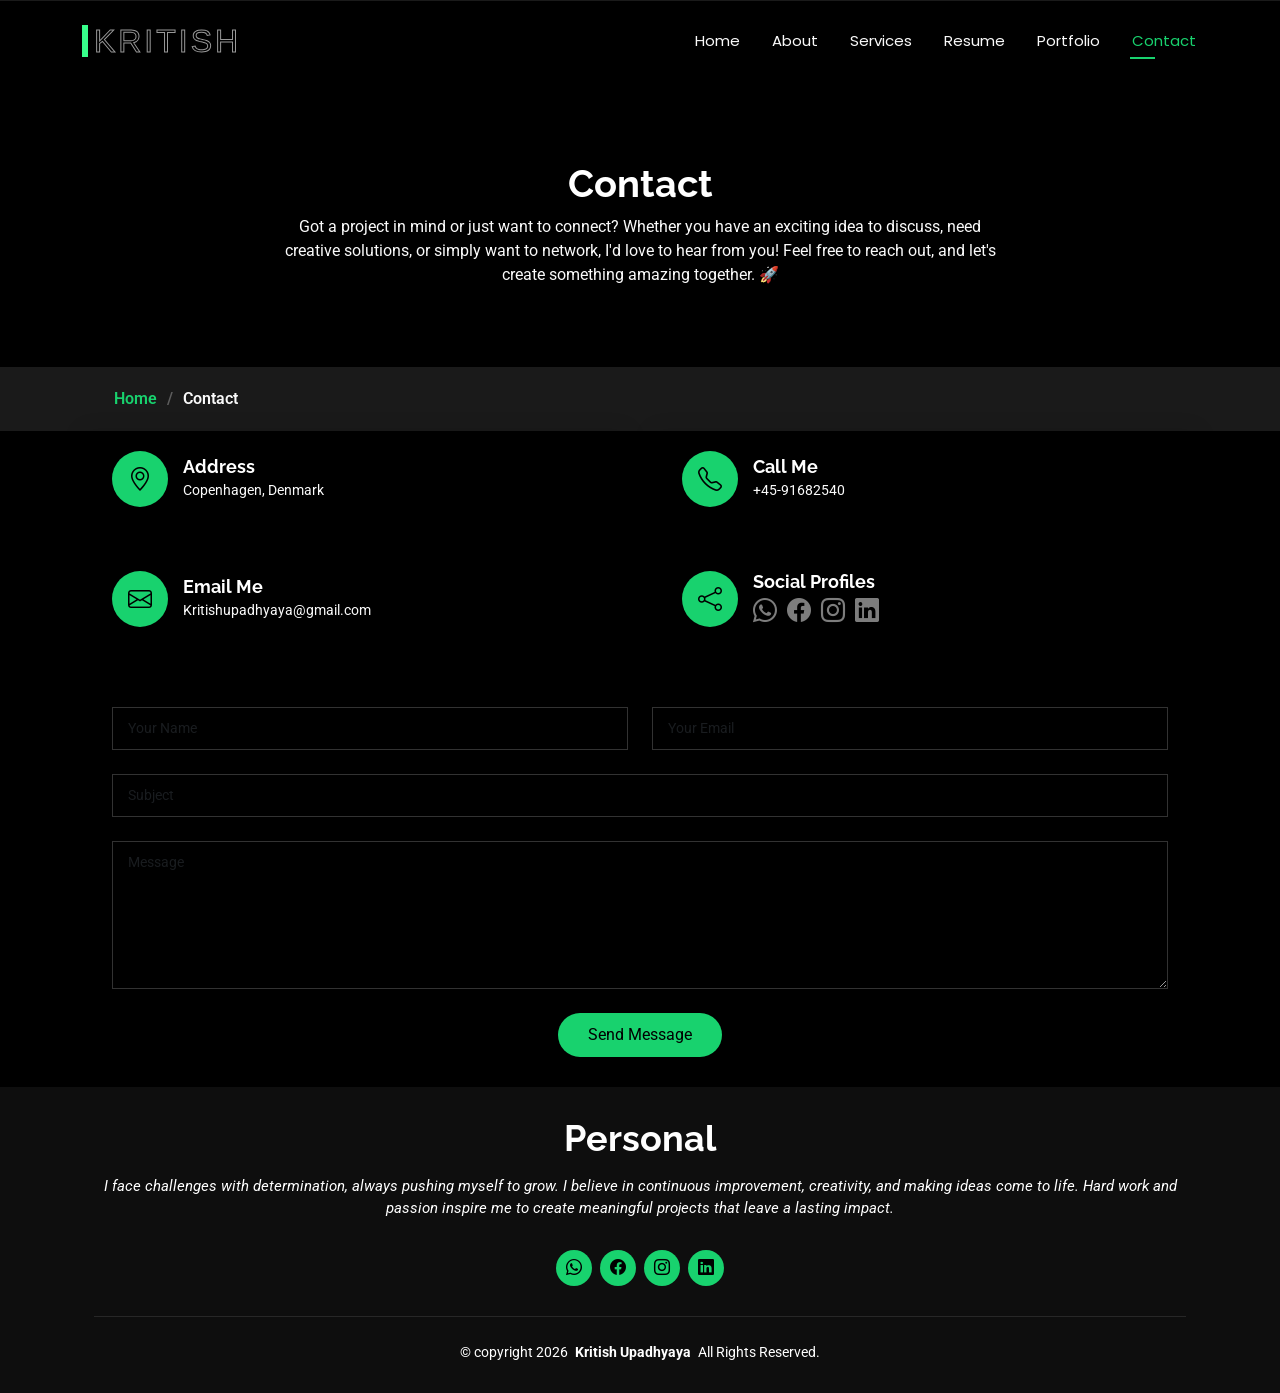
<file: contact.html>
<!DOCTYPE html>
<html lang="en">
<head>
  <meta charset="utf-8">
  <meta content="width=device-width, initial-scale=1.0" name="viewport">
  <title>Contact - Kritish Upadhyaya</title>
  <link href="https://fonts.googleapis.com" rel="preconnect">
  <link href="https://fonts.gstatic.com" rel="preconnect" crossorigin>
  <link href="https://fonts.googleapis.com/css2?family=Roboto:ital,wght@0,100;0,300;0,400;0,500;0,700;0,900&family=Poppins:ital,wght@0,100;0,200;0,300;0,400;0,500;0,600;0,700;0,800;0,900&family=Raleway:ital,wght@0,100;0,200;0,300;0,400;0,500;0,600;0,700;0,800;0,900&display=swap" rel="stylesheet">
  <link href="https://cdn.jsdelivr.net/npm/bootstrap@5.3.0/dist/css/bootstrap.min.css" rel="stylesheet">
  <link href="https://cdn.jsdelivr.net/npm/bootstrap-icons@1.11.0/font/bootstrap-icons.css" rel="stylesheet">
  <link href="https://unpkg.com/aos@2.3.1/dist/aos.css" rel="stylesheet">
  <link href="main.css" rel="stylesheet">
</head>
<body class="contact-page">
  <header id="header" class="header d-flex align-items-center fixed-top">
    <div class="container-fluid container-xl position-relative d-flex align-items-center justify-content-between">
      <a href="index.html" class="logo d-flex align-items-center">
        <button class="button" data-text="Awesome">
          <span class="actual-text">&nbsp;kritish&nbsp;</span>
          <span aria-hidden="true" class="hover-text">&nbsp;kritish&nbsp;</span>
        </button>
      </a>
      <nav id="navmenu" class="navmenu">
        <ul>
          <li><a href="index.html">Home</a></li>
          <li><a href="about.html">About</a></li>
          <li><a href="services.html">Services</a></li>
          <li><a href="resume.html">Resume</a></li>
          <li><a href="portfolio.html">Portfolio</a></li>
          <li><a href="contact.html" class="active">Contact</a></li>
        </ul>
        <i class="mobile-nav-toggle d-xl-none bi bi-list"></i>
      </nav>
    </div>
  </header>
  <main class="main">
    <div class="page-title" data-aos="fade">
      <div class="heading">
        <div class="container">
          <div class="row d-flex justify-content-center text-center">
            <div class="col-lg-8">
              <h1>Contact</h1>
              <p class="mb-0">Got a project in mind or just want to connect? Whether you have an exciting idea to discuss, need creative solutions, or simply want to network, I'd love to hear from you! Feel free to reach out, and let's create something amazing together. 🚀</p>
            </div>
          </div>
        </div>
      </div>
      <nav class="breadcrumbs">
        <div class="container">
          <ol>
            <li><a href="index.html">Home</a></li>
            <li class="current">Contact</li>
          </ol>
        </div>
      </nav>
    </div>
    <section id="contact" class="contact section">
      <div class="container" data-aos="fade-up" data-aos-delay="100">
        <div class="row gy-4">
          <div class="col-md-6">
            <div class="info-item d-flex align-items-center" data-aos="fade-up" data-aos-delay="200">
              <i class="icon bi bi-geo-alt flex-shrink-0"></i>
              <div>
                <h3>Address</h3>
                <p>Copenhagen, Denmark</p>
              </div>
            </div>
          </div>
          <div class="col-md-6">
            <div class="info-item d-flex align-items-center" data-aos="fade-up" data-aos-delay="300">
              <i class="icon bi bi-telephone flex-shrink-0"></i>
              <div>
                <h3>Call Me</h3>
                <p>+45-91682540</p>
              </div>
            </div>
          </div>
          <div class="col-md-6">
            <div class="info-item d-flex align-items-center" data-aos="fade-up" data-aos-delay="400">
              <i class="icon bi bi-envelope flex-shrink-0"></i>
              <div>
                <h3>Email Me</h3>
                <p>Kritishupadhyaya@gmail.com</p>
              </div>
            </div>
          </div>
          <div class="col-md-6">
            <div class="info-item d-flex align-items-center" data-aos="fade-up" data-aos-delay="500">
              <i class="icon bi bi-share flex-shrink-0"></i>
              <div>
                <h3>Social Profiles</h3>
                <div class="social-links">
                  <a href="#"><i class="bi bi-whatsapp"></i></a>
                  <a href="https://www.facebook.com/delta.kritish/"><i class="bi bi-facebook"></i></a>
                  <a href="#"><i class="bi bi-instagram"></i></a>
                  <a href="#"><i class="bi bi-linkedin"></i></a>
                </div>
              </div>
            </div>
          </div>
        </div>
        <form action="https://formsubmit.co/iminati921@gmail.com" method="post" class="php-email-form" data-aos="fade-up" data-aos-delay="600">
          <div class="row gy-4">
            <div class="col-md-6">
              <input type="text" name="name" class="form-control" placeholder="Your Name" required="">
            </div>
            <div class="col-md-6">
              <input type="email" class="form-control" name="email" placeholder="Your Email" required="">
            </div>
            <div class="col-md-12">
              <input type="text" class="form-control" name="subject" placeholder="Subject" required="">
            </div>
            <div class="col-md-12">
              <textarea class="form-control" name="message" rows="6" placeholder="Message" required=""></textarea>
            </div>
            <input type="hidden" name="_captcha" value="false">
            <div class="col-md-12 text-center">
              <button type="submit">Send Message</button>
            </div>
          </div>
        </form>
      </div>
    </section>
  </main>
  <footer id="footer" class="footer dark-background">
    <div class="container">
      <h3 class="sitename">Personal</h3>
      <p>I face challenges with determination, always pushing myself to grow. I believe in continuous improvement, creativity, and making ideas come to life. Hard work and passion inspire me to create meaningful projects that leave a lasting impact.</p>
      <div class="social-links d-flex justify-content-center">
        <a href="#"><i class="bi bi-whatsapp"></i></a>
        <a href="#"><i class="bi bi-facebook"></i></a>
        <a href="#"><i class="bi bi-instagram"></i></a>
        <a href="#"><i class="bi bi-linkedin"></i></a>
      </div>
      <div class="container">
        <div class="copyright">
          <span>© copyright 2026</span> <strong class="px-1 sitename">Kritish Upadhyaya</strong> <span>All Rights Reserved.</span>
        </div>
      </div>
    </div>
  </footer>
  <a href="#" id="scroll-top" class="scroll-top d-flex align-items-center justify-content-center"><i class="bi bi-arrow-up-short"></i></a>
  <div id="preloader"></div>
  <script src="https://cdn.jsdelivr.net/npm/bootstrap@5.3.0/dist/js/bootstrap.bundle.min.js"></script>
  <script src="https://unpkg.com/aos@2.3.1/dist/aos.js"></script>
  <script src="main.js"></script>
</body>
</html>
</file>
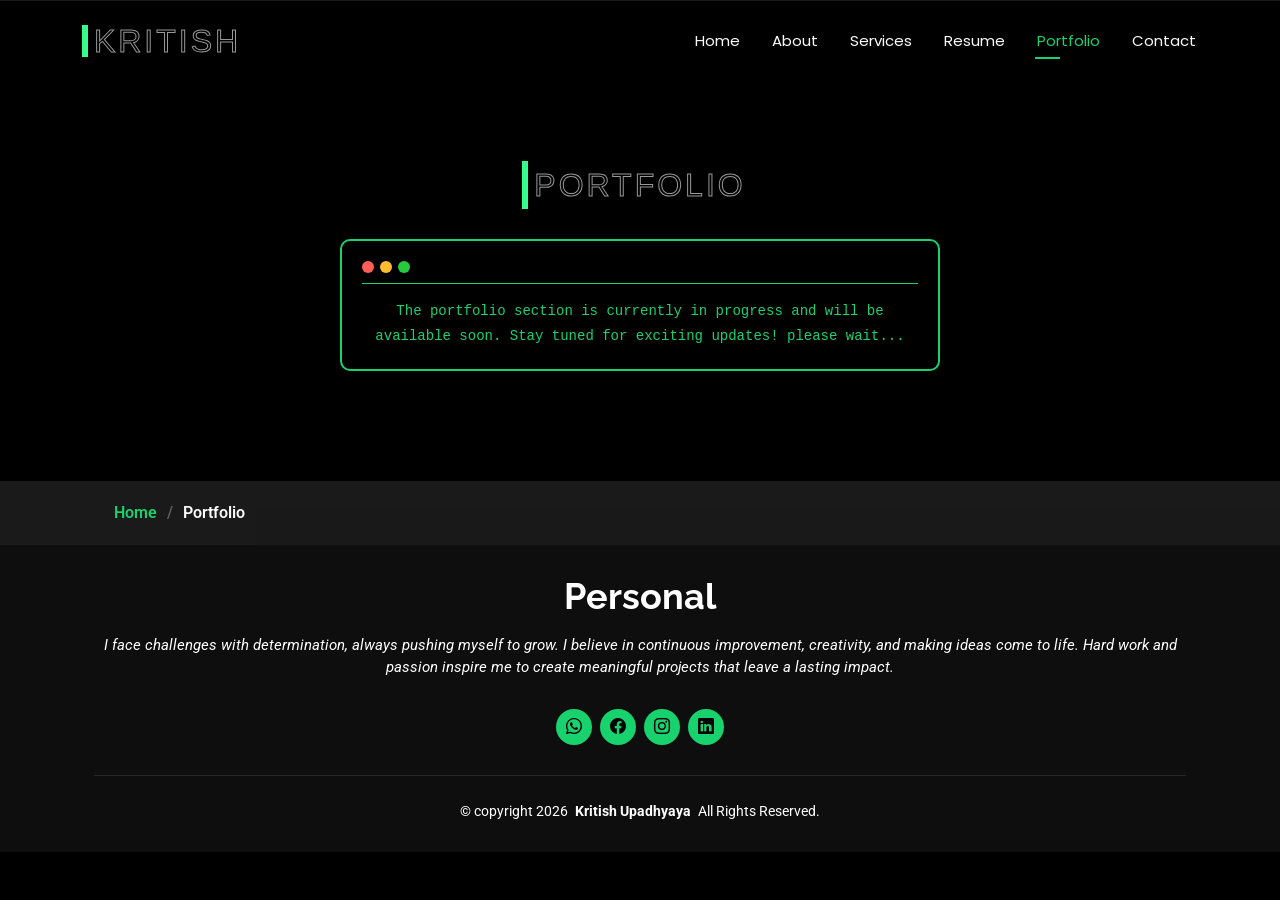
<file: portfolio.html>
<!DOCTYPE html>
<html lang="en">
<head>
  <meta charset="utf-8">
  <meta content="width=device-width, initial-scale=1.0" name="viewport">
  <title>Portfolio - Kritish Upadhyaya</title>
  <link href="https://fonts.googleapis.com" rel="preconnect">
  <link href="https://fonts.gstatic.com" rel="preconnect" crossorigin>
  <link href="https://fonts.googleapis.com/css2?family=Roboto:ital,wght@0,100;0,300;0,400;0,500;0,700;0,900&family=Poppins:ital,wght@0,100;0,200;0,300;0,400;0,500;0,600;0,700;0,800;0,900&family=Raleway:ital,wght@0,100;0,200;0,300;0,400;0,500;0,600;0,700;0,800;0,900&display=swap" rel="stylesheet">
  <link href="https://cdn.jsdelivr.net/npm/bootstrap@5.3.0/dist/css/bootstrap.min.css" rel="stylesheet">
  <link href="https://cdn.jsdelivr.net/npm/bootstrap-icons@1.11.0/font/bootstrap-icons.css" rel="stylesheet">
  <link href="https://unpkg.com/aos@2.3.1/dist/aos.css" rel="stylesheet">
  <link href="main.css" rel="stylesheet">
</head>
<body class="portfolio-page">
  <header id="header" class="header d-flex align-items-center fixed-top">
    <div class="container-fluid container-xl position-relative d-flex align-items-center justify-content-between">
      <a href="index.html" class="logo d-flex align-items-center">
        <button class="button" data-text="Awesome">
          <span class="actual-text">&nbsp;kritish&nbsp;</span>
          <span aria-hidden="true" class="hover-text">&nbsp;kritish&nbsp;</span>
        </button>
      </a>
      <nav id="navmenu" class="navmenu">
        <ul>
          <li><a href="index.html">Home</a></li>
          <li><a href="about.html">About</a></li>
          <li><a href="services.html">Services</a></li>
          <li><a href="resume.html">Resume</a></li>
          <li><a href="portfolio.html" class="active">Portfolio</a></li>
          <li><a href="contact.html">Contact</a></li>
        </ul>
        <i class="mobile-nav-toggle d-xl-none bi bi-list"></i>
      </nav>
    </div>
  </header>
  <main class="main">
    <div class="page-title" data-aos="fade">
      <div class="heading">
        <div class="container">
          <div class="row d-flex justify-content-center text-center">
            <div class="col-lg-8">
              <button class="button" data-text="Awesome">
                <span class="actual-text">&nbsp;PORTFOLIO&nbsp;</span>
                <span aria-hidden="true" class="hover-text">&nbsp;PORTFOLIO&nbsp;</span>
              </button>
              <div class="terminal-loader">
                <div class="terminal-header">
                  <div class="terminal-controls">
                    <div class="control close"></div>
                    <div class="control minimize"></div>
                    <div class="control maximize"></div>
                  </div>
                </div>
                <div class="text">The portfolio section is currently in progress and will be available soon. Stay tuned for exciting updates! please wait...</div>
              </div>
            </div>
          </div>
        </div>
      </div>
      <nav class="breadcrumbs">
        <div class="container">
          <ol>
            <li><a href="index.html">Home</a></li>
            <li class="current">Portfolio</li>
          </ol>
        </div>
      </nav>
    </div>
  </main>
  <footer id="footer" class="footer dark-background">
    <div class="container">
      <h3 class="sitename">Personal</h3>
      <p>I face challenges with determination, always pushing myself to grow. I believe in continuous improvement, creativity, and making ideas come to life. Hard work and passion inspire me to create meaningful projects that leave a lasting impact.</p>
      <div class="social-links d-flex justify-content-center">
        <a href="#"><i class="bi bi-whatsapp"></i></a>
        <a href="#"><i class="bi bi-facebook"></i></a>
        <a href="#"><i class="bi bi-instagram"></i></a>
        <a href="#"><i class="bi bi-linkedin"></i></a>
      </div>
      <div class="container">
        
        <div class="copyright">
          <span>© copyright 2026</span> <strong class="px-1 sitename">Kritish Upadhyaya</strong> <span>All Rights Reserved.</span>
        </div>
      </div>
    </div>
  </footer>
  <a href="#" id="scroll-top" class="scroll-top d-flex align-items-center justify-content-center"><i class="bi bi-arrow-up-short"></i></a>
  <div id="preloader"></div>
  <script src="https://cdn.jsdelivr.net/npm/bootstrap@5.3.0/dist/js/bootstrap.bundle.min.js"></script>
  <script src="https://unpkg.com/aos@2.3.1/dist/aos.js"></script>
  <script src="main.js"></script>
</body>
</html>
</file>
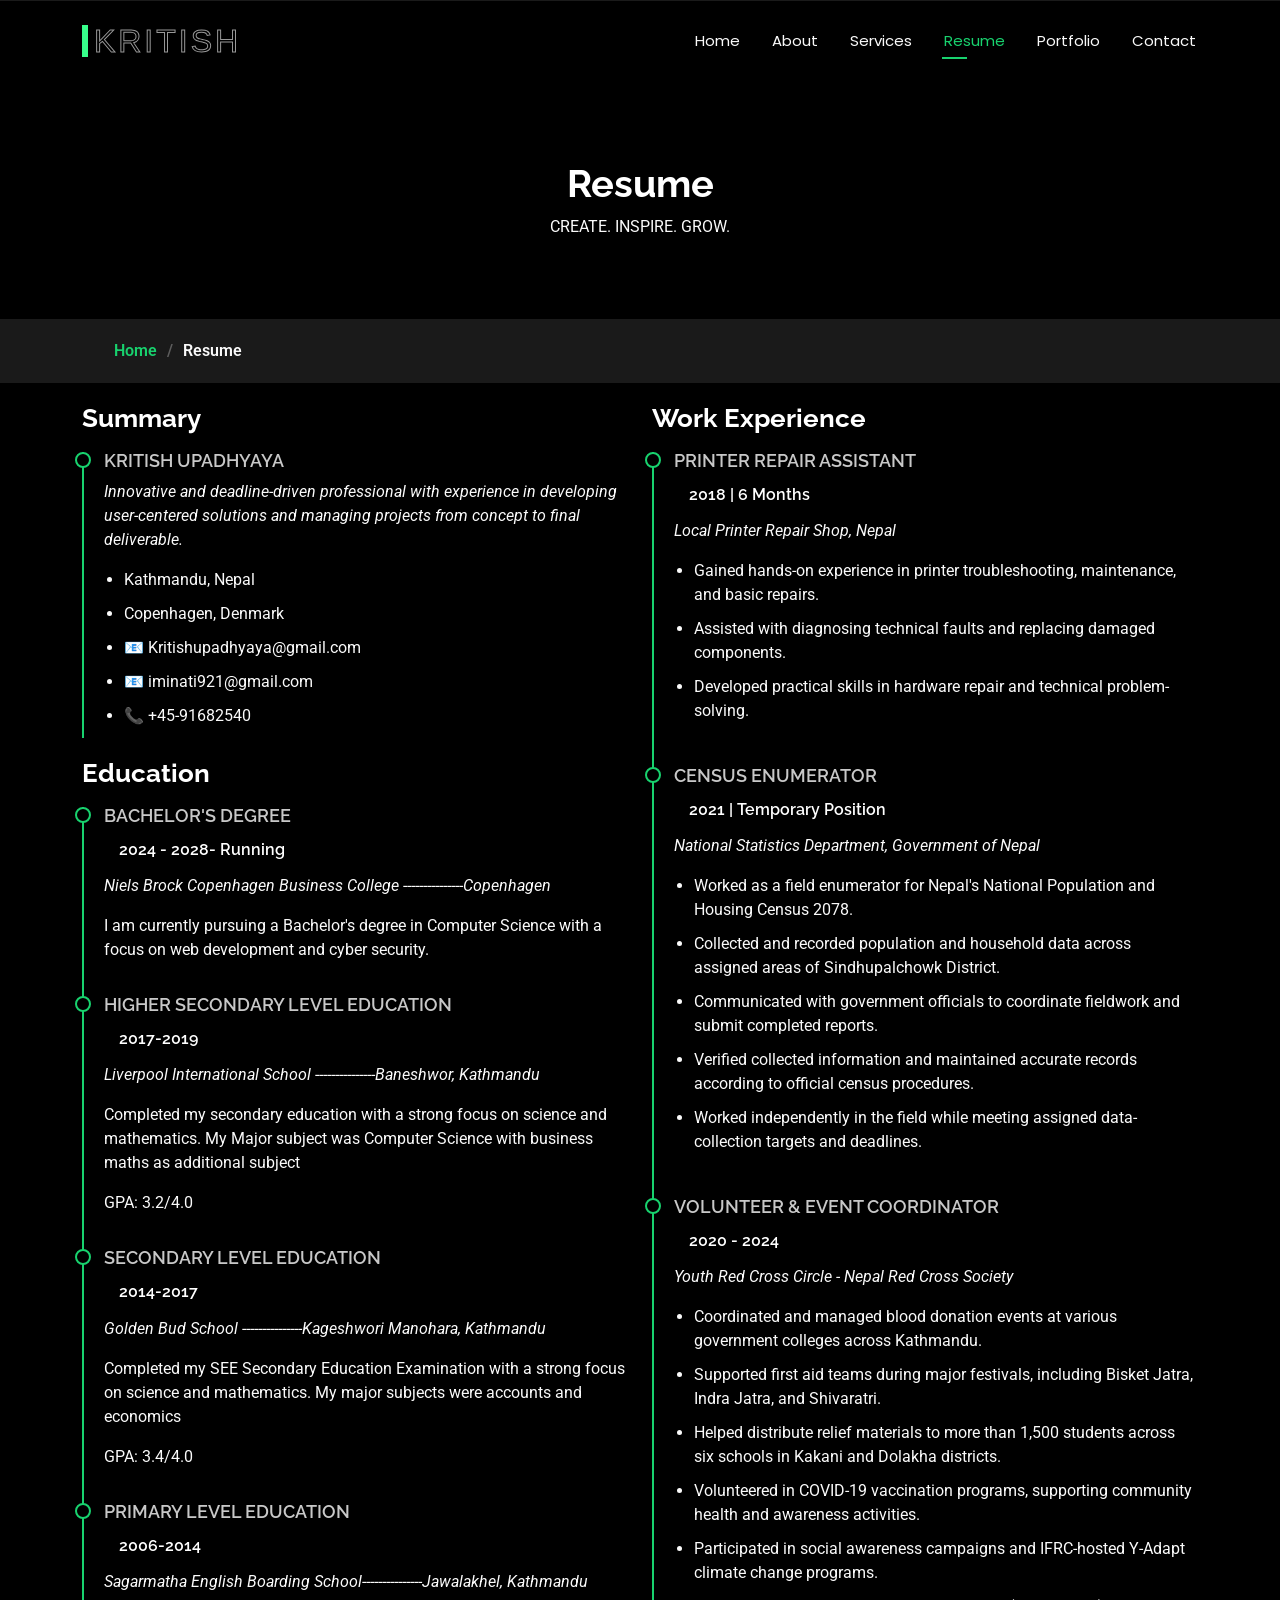
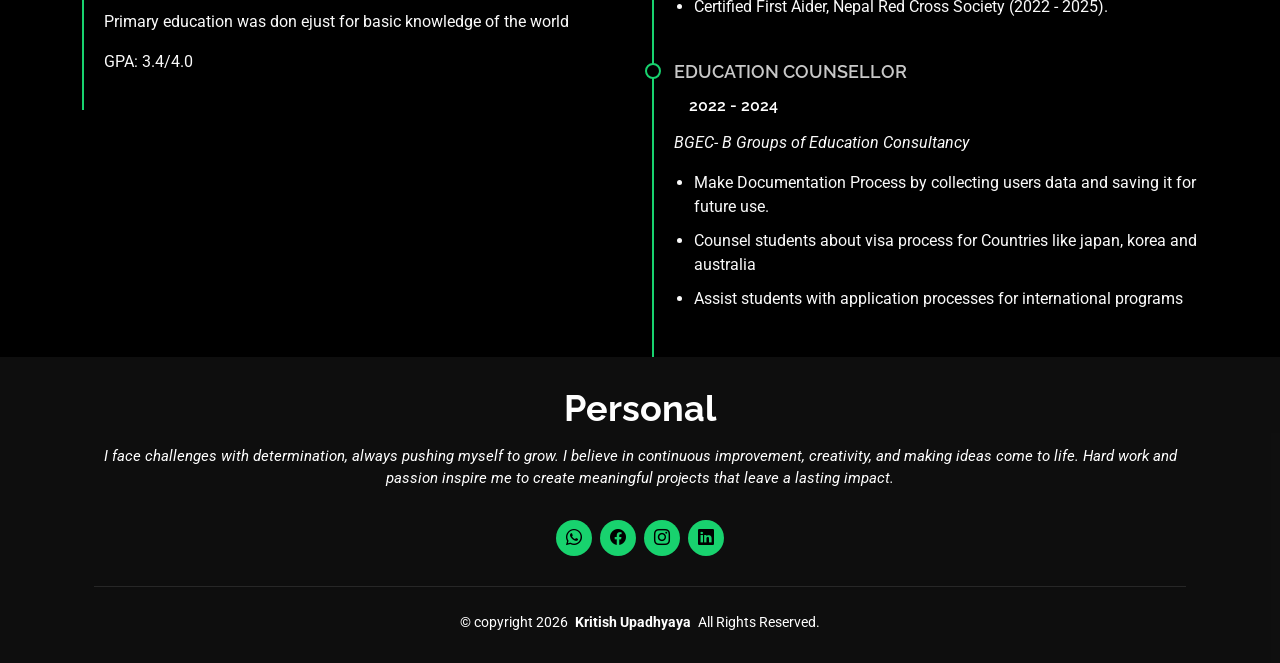
<file: resume.html>
<!DOCTYPE html>
<html lang="en">
<head>
  <meta charset="utf-8">
  <meta content="width=device-width, initial-scale=1.0" name="viewport">
  <title>Resume - Kritish Upadhyaya</title>
  <link href="https://fonts.googleapis.com" rel="preconnect">
  <link href="https://fonts.gstatic.com" rel="preconnect" crossorigin>
  <link href="https://fonts.googleapis.com/css2?family=Roboto:ital,wght@0,100;0,300;0,400;0,500;0,700;0,900&family=Poppins:ital,wght@0,100;0,200;0,300;0,400;0,500;0,600;0,700;0,800;0,900&family=Raleway:ital,wght@0,100;0,200;0,300;0,400;0,500;0,600;0,700;0,800;0,900&display=swap" rel="stylesheet">
  <link href="https://cdn.jsdelivr.net/npm/bootstrap@5.3.0/dist/css/bootstrap.min.css" rel="stylesheet">
  <link href="https://cdn.jsdelivr.net/npm/bootstrap-icons@1.11.0/font/bootstrap-icons.css" rel="stylesheet">
  <link href="https://unpkg.com/aos@2.3.1/dist/aos.css" rel="stylesheet">
  <link href="main.css" rel="stylesheet">
</head>
<body class="resume-page">
  <header id="header" class="header d-flex align-items-center fixed-top">
    <div class="container-fluid container-xl position-relative d-flex align-items-center justify-content-between">
      <a href="index.html" class="logo d-flex align-items-center">
        <button class="button" data-text="Awesome">
          <span class="actual-text">&nbsp;kritish&nbsp;</span>
          <span aria-hidden="true" class="hover-text">&nbsp;kritish&nbsp;</span>
        </button>
      </a>
      <nav id="navmenu" class="navmenu">
        <ul>
          <li><a href="index.html">Home</a></li>
          <li><a href="about.html">About</a></li>
          <li><a href="services.html">Services</a></li>
          <li><a href="resume.html" class="active">Resume</a></li>
          <li><a href="portfolio.html">Portfolio</a></li>
          <li><a href="contact.html">Contact</a></li>
        </ul>
        <i class="mobile-nav-toggle d-xl-none bi bi-list"></i>
      </nav>
    </div>
  </header>
  <main class="main">
    <div class="page-title" data-aos="fade">
      <div class="heading">
        <div class="container">
          <div class="row d-flex justify-content-center text-center">
            <div class="col-lg-8">
              <h1>Resume</h1>
              <p class="mb-0">CREATE. INSPIRE. GROW.</p>
            </div>
          </div>
        </div>
      </div>
      <nav class="breadcrumbs">
        <div class="container">
          <ol>
            <li><a href="index.html">Home</a></li>
            <li class="current">Resume</li>
          </ol>
        </div>
      </nav>
    </div>
    <section id="resume" class="resume section">
      <div class="container">
        <div class="row">
          <div class="col-lg-6" data-aos="fade-up" data-aos-delay="100">
            <h3 class="resume-title">Summary</h3>
            <div class="resume-item pb-0">
              <h4>Kritish Upadhyaya</h4>
              <p><em>Innovative and deadline-driven professional with experience 
                in developing user-centered solutions and managing projects from concept to final deliverable.</em></p>
              <ul>
                <li> Kathmandu, Nepal</li>
                <li> Copenhagen, Denmark</li>
                <li>📧 Kritishupadhyaya@gmail.com</li>
                <li>📧 iminati921@gmail.com</li>
                <li>📞 +45-91682540</li>
              </ul>
            </div>
            <h3 class="resume-title">Education</h3>
            <div class="resume-item">
              <h4>Bachelor's Degree</h4>
              <h5>2024 - 2028- Running</h5>
              <p><em>Niels Brock Copenhagen Business College</em> ---------------<em>Copenhagen</em></p>
              <p>I am currently pursuing a Bachelor's degree in Computer Science with a focus on web development and cyber security.</p>
            </div>
            <div class="resume-item">
            <h4>Higher Secondary level Education</h4>
            <h5>2017-2019</h5>
            <p><em>Liverpool International School</em> ---------------<em>Baneshwor, Kathmandu</em></p>
            <p>Completed my secondary education with a strong focus on science and mathematics. My Major subject was Computer Science with business maths as additional subject</p>
            <p>GPA: 3.2/4.0</p>
          </div>
           <div class="resume-item">
            <h4>Secondary level Education</h4>
            <h5>2014-2017</h5>
            <p><em>Golden Bud School</em> ---------------<em>Kageshwori Manohara, Kathmandu</em></p>
            <p>Completed my SEE Secondary Education Examination with a strong focus on science and mathematics. My major subjects were accounts and economics</p>
            <p>GPA: 3.4/4.0</p>
          </div>
          <div class="resume-item">
            <h4>Primary level Education</h4>
            <h5>2006-2014</h5>
            <p><em>Sagarmatha English Boarding School</em>---------------<em>Jawalakhel, Kathmandu</em></p>
            <p>Primary education was don ejust for basic knowledge of the world</p>
            <p>GPA: 3.4/4.0</p>
          </div>
          </div>
          <div class="col-lg-6" data-aos="fade-up" data-aos-delay="200">
            <h3 class="resume-title">Work Experience</h3>
            <div class="resume-item">
              <h4>Printer Repair Assistant</h4>
<h5>2018 | 6 Months</h5>
<p><em>Local Printer Repair Shop, Nepal</em></p>
<ul>
  <li>Gained hands-on experience in printer troubleshooting, maintenance, and basic repairs.</li>
  <li>Assisted with diagnosing technical faults and replacing damaged components.</li>
  <li>Developed practical skills in hardware repair and technical problem-solving.</li>
</ul>
            </div>
            <div class="resume-item">
              <h4>Census Enumerator</h4>
          <h5>2021 | Temporary Position</h5>
          <p><em>National Statistics Department, Government of Nepal</em></p>
          <ul>
            <li>Worked as a field enumerator for Nepal's National Population and Housing Census 2078.</li>
            <li>Collected and recorded population and household data across assigned areas of Sindhupalchowk District.</li>
            <li>Communicated with government officials to coordinate fieldwork and submit completed reports.</li>
            <li>Verified collected information and maintained accurate records according to official census procedures.</li>
            <li>Worked independently in the field while meeting assigned data-collection targets and deadlines.</li>
          </ul>
            </div>
            
              <div class="resume-item">
              <h4>Volunteer & Event Coordinator</h4>
              <h5>2020 - 2024</h5>
              <p><em>Youth Red Cross Circle - Nepal Red Cross Society</em></p>
              <ul>
                <li>Coordinated and managed blood donation events at various government colleges across Kathmandu.</li>
                <li>Supported first aid teams during major festivals, including Bisket Jatra, Indra Jatra, and Shivaratri.</li>
                <li>Helped distribute relief materials to more than 1,500 students across six schools in Kakani and Dolakha districts.</li>
                <li>Volunteered in COVID-19 vaccination programs, supporting community health and awareness activities.</li>
                <li>Participated in social awareness campaigns and IFRC-hosted Y-Adapt climate change programs.</li>
                <li>Certified First Aider, Nepal Red Cross Society (2022 - 2025).</li>
              </ul>
            </div>
            <div class="resume-item">
              <h4>Education Counsellor</h4>
              <h5>2022 - 2024</h5>
              <p><em>BGEC- B Groups of Education Consultancy</em></p>
              <ul>
                <li>Make Documentation Process by collecting users data and saving it for future use.</li>
                <li>Counsel students about visa process for Countries like japan, korea and australia </li>
                <li>Assist students with application processes for international programs</li>
              </ul>
            </div>
          </div>
        </div>
      </div>
    </section>
  </main>
  <footer id="footer" class="footer dark-background">
    <div class="container">
      <h3 class="sitename">Personal</h3>
      <p>I face challenges with determination, always pushing myself to grow. I believe in continuous improvement, creativity, and making ideas come to life. Hard work and passion inspire me to create meaningful projects that leave a lasting impact.</p>
      <div class="social-links d-flex justify-content-center">
        <a href="#"><i class="bi bi-whatsapp"></i></a>
        <a href="#"><i class="bi bi-facebook"></i></a>
        <a href="#"><i class="bi bi-instagram"></i></a>
        <a href="#"><i class="bi bi-linkedin"></i></a>
      </div>
      <div class="container">
        <div class="copyright">
          <span>© copyright 2026</span> <strong class="px-1 sitename">Kritish Upadhyaya</strong> <span>All Rights Reserved.</span>
        </div>
      </div>
    </div>
  </footer>
  <a href="#" id="scroll-top" class="scroll-top d-flex align-items-center justify-content-center"><i class="bi bi-arrow-up-short"></i></a>
  <div id="preloader"></div>
  <script src="https://cdn.jsdelivr.net/npm/bootstrap@5.3.0/dist/js/bootstrap.bundle.min.js"></script>
  <script src="https://unpkg.com/aos@2.3.1/dist/aos.js"></script>
  <script src="main.js"></script>
</body>
</html>
</file>
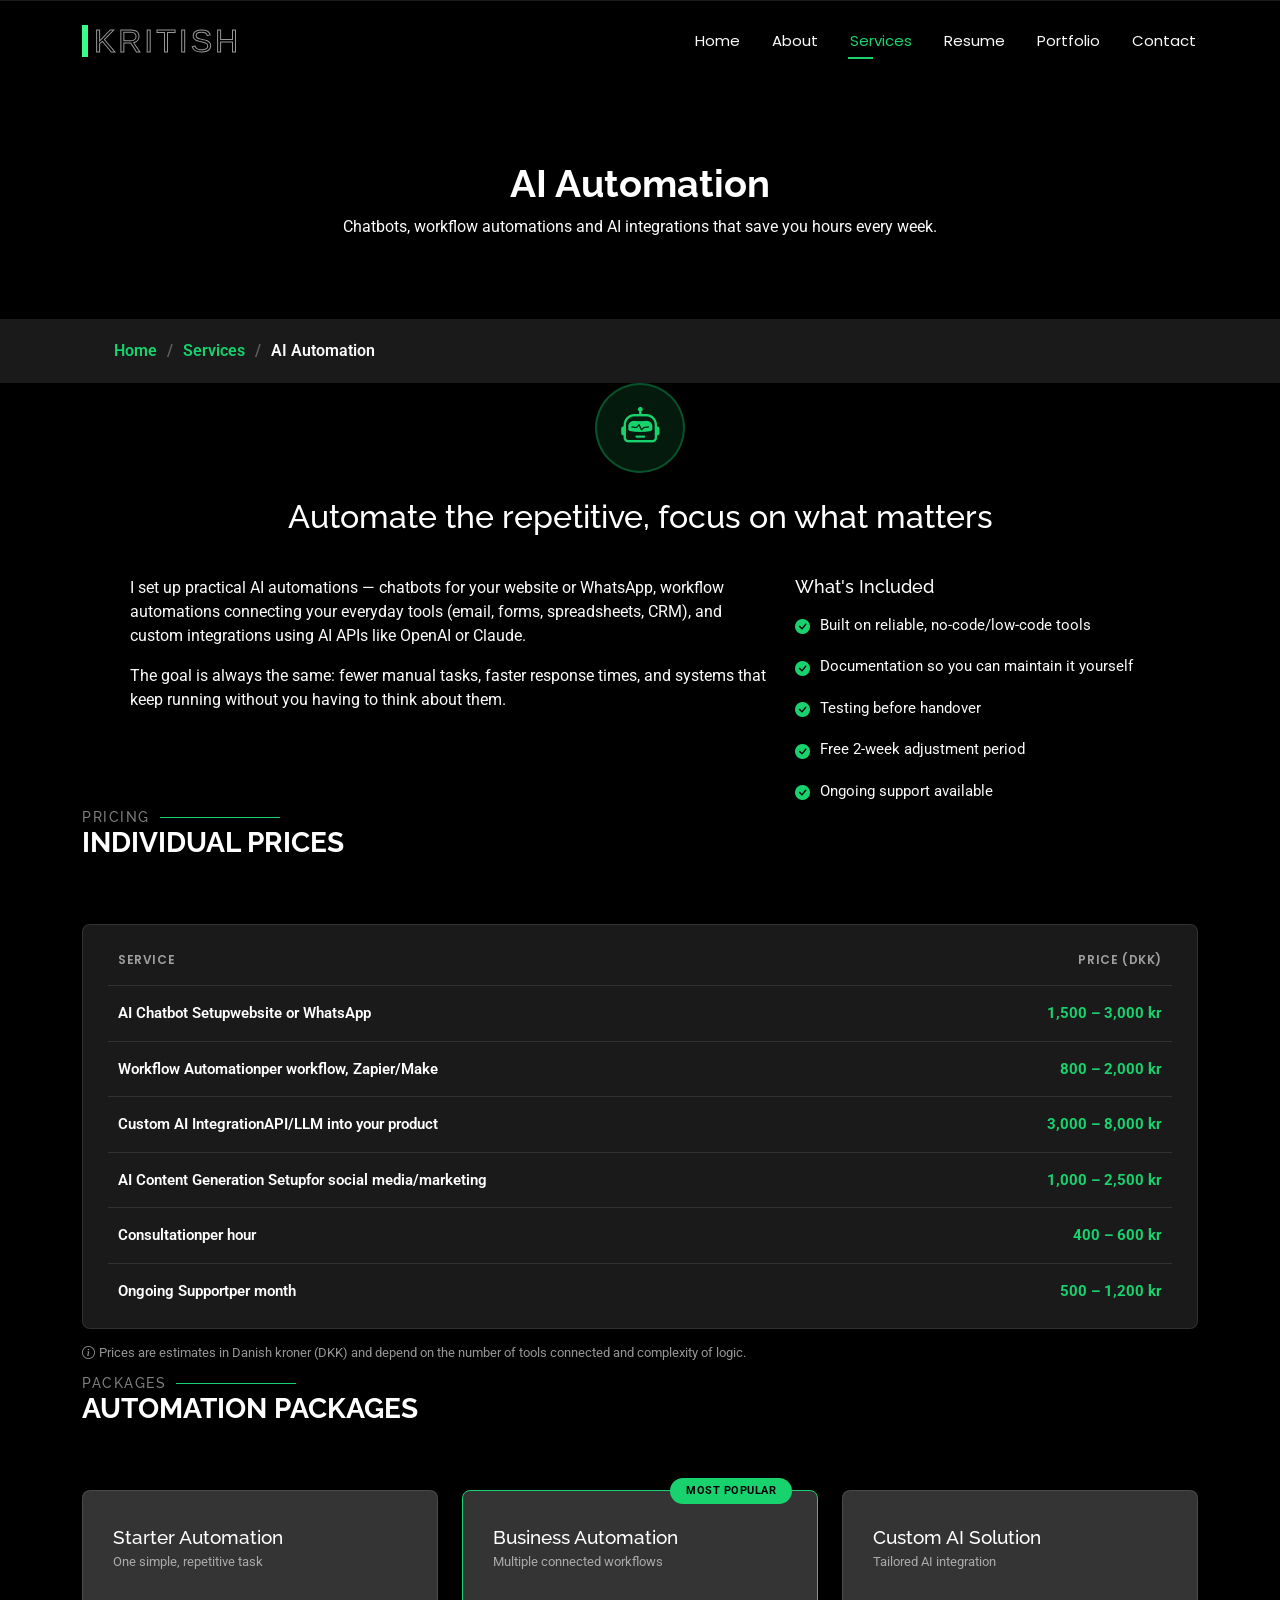
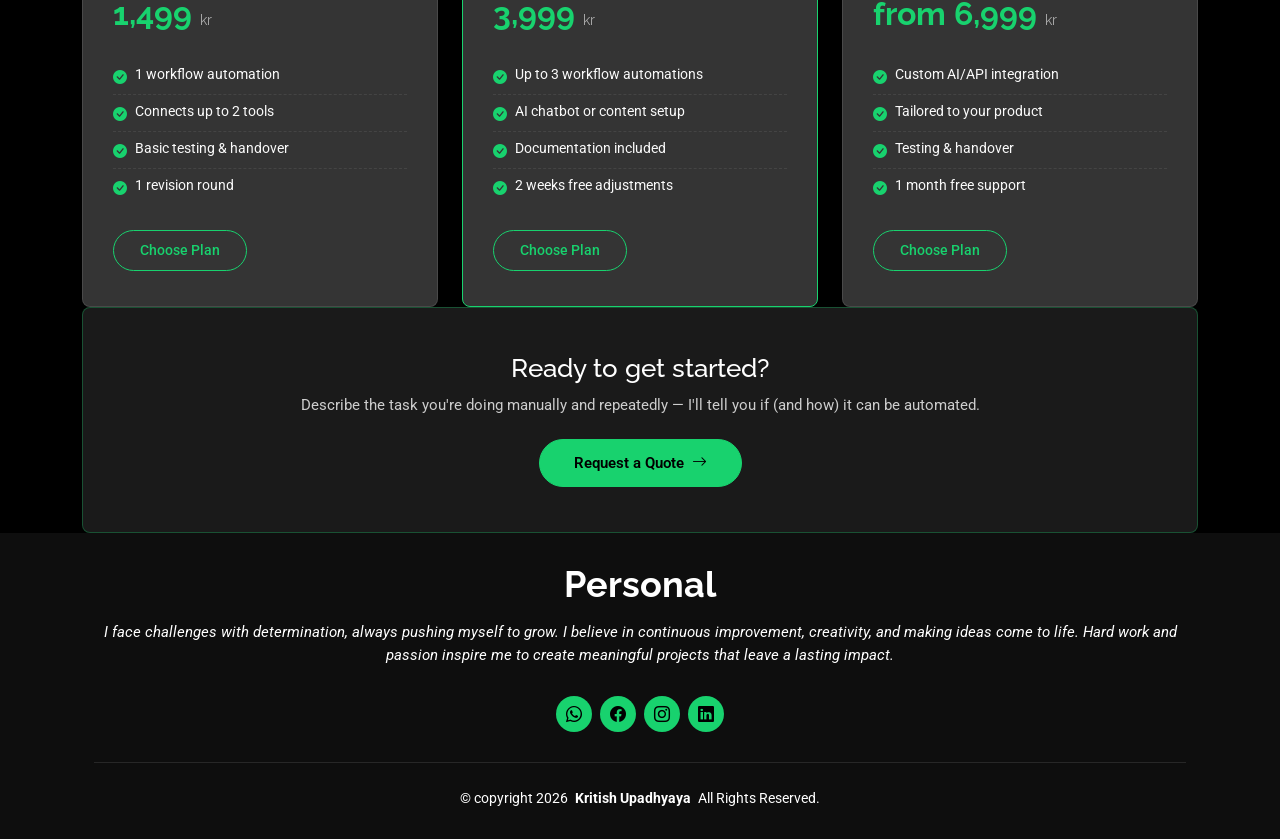
<file: service-ai-automation.html>
<!DOCTYPE html>
<html lang="en">
<head>
  <meta charset="utf-8">
  <meta content="width=device-width, initial-scale=1.0" name="viewport">
  <title>AI Automation - Kritish Upadhyaya</title>
  <meta name="description" content="AI automation pricing in Denmark - chatbots, workflow automation and custom AI integrations.">
  <link href="https://fonts.googleapis.com" rel="preconnect">
  <link href="https://fonts.gstatic.com" rel="preconnect" crossorigin>
  <link href="https://fonts.googleapis.com/css2?family=Roboto:ital,wght@0,100;0,300;0,400;0,500;0,700;0,900&family=Poppins:ital,wght@0,100;0,200;0,300;0,400;0,500;0,600;0,700;0,800;0,900&family=Raleway:ital,wght@0,100;0,200;0,300;0,400;0,500;0,600;0,700;0,800;0,900&display=swap" rel="stylesheet">
  <link href="https://cdn.jsdelivr.net/npm/bootstrap@5.3.0/dist/css/bootstrap.min.css" rel="stylesheet">
  <link href="https://cdn.jsdelivr.net/npm/bootstrap-icons@1.11.0/font/bootstrap-icons.css" rel="stylesheet">
  <link href="https://unpkg.com/aos@2.3.1/dist/aos.css" rel="stylesheet">
  <link href="main.css" rel="stylesheet">
</head>
<body class="service-page">
  <header id="header" class="header d-flex align-items-center fixed-top">
    <div class="container-fluid container-xl position-relative d-flex align-items-center justify-content-between">
      <a href="index.html" class="logo d-flex align-items-center">
        <button class="button" data-text="Awesome">
          <span class="actual-text">&nbsp;kritish&nbsp;</span>
          <span aria-hidden="true" class="hover-text">&nbsp;kritish&nbsp;</span>
        </button>
      </a>
      <nav id="navmenu" class="navmenu">
        <ul>
          <li><a href="index.html">Home</a></li>
          <li><a href="about.html">About</a></li>
          <li><a href="services.html" class="active">Services</a></li>
          <li><a href="resume.html">Resume</a></li>
          <li><a href="portfolio.html">Portfolio</a></li>
          <li><a href="contact.html">Contact</a></li>
        </ul>
        <i class="mobile-nav-toggle d-xl-none bi bi-list"></i>
      </nav>
    </div>
  </header>

  <main class="main">

    <div class="page-title" data-aos="fade">
      <div class="heading">
        <div class="container">
          <div class="row d-flex justify-content-center text-center">
            <div class="col-lg-8">
              <h1>AI Automation</h1>
              <p class="mb-0">Chatbots, workflow automations and AI integrations that save you hours every week.</p>
            </div>
          </div>
        </div>
      </div>
      <nav class="breadcrumbs">
        <div class="container">
          <ol>
            <li><a href="index.html">Home</a></li>
            <li><a href="services.html">Services</a></li>
            <li class="current">AI Automation</li>
          </ol>
        </div>
      </nav>
    </div>

    <!-- Intro Section -->
    <section id="service-intro" class="service-detail section">
      <div class="container" data-aos="fade-up" data-aos-delay="100">
        <div class="row gy-4 justify-content-center">
          <div class="col-lg-10 text-center">
            <div class="intro-icon"><i class="bi bi-robot"></i></div>
            <h2>Automate the repetitive, focus on what matters</h2>
          </div>
        </div>
        <div class="row gy-4 justify-content-center mt-2">
          <div class="col-lg-7">
              <p>I set up practical AI automations — chatbots for your website or WhatsApp, workflow automations connecting your everyday tools (email, forms, spreadsheets, CRM), and custom integrations using AI APIs like OpenAI or Claude.</p>
              <p>The goal is always the same: fewer manual tasks, faster response times, and systems that keep running without you having to think about them.</p>
          </div>
          <div class="col-lg-4">
            <h4 class="resume-title" style="font-size:18px; margin-top:0;">What's Included</h4>
            <ul class="service-highlights">
                <li><i class="bi bi-check-circle-fill"></i> Built on reliable, no-code/low-code tools</li>
                <li><i class="bi bi-check-circle-fill"></i> Documentation so you can maintain it yourself</li>
                <li><i class="bi bi-check-circle-fill"></i> Testing before handover</li>
                <li><i class="bi bi-check-circle-fill"></i> Free 2-week adjustment period</li>
                <li><i class="bi bi-check-circle-fill"></i> Ongoing support available</li>
            </ul>
          </div>
        </div>
      </div>
    </section>

    <!-- Pricing Section -->
    <section id="pricing" class="section">
      <div class="container section-title" data-aos="fade-up">
        <h2>Pricing</h2>
        <div><span>Individual Prices</span></div>
      </div>
      <div class="container" data-aos="fade-up" data-aos-delay="100">
        <div class="pricing-wrap">
          <table class="pricing-table">
            <thead>
              <tr><th>Service</th><th style="text-align:right;">Price (DKK)</th></tr>
            </thead>
            <tbody>
              <tr>
                <td class="item-name">AI Chatbot Setup<span class="item-desc">website or WhatsApp</span></td>
                <td class="price">1,500 – 3,000 kr</td>
              </tr>
              <tr>
                <td class="item-name">Workflow Automation<span class="item-desc">per workflow, Zapier/Make</span></td>
                <td class="price">800 – 2,000 kr</td>
              </tr>
              <tr>
                <td class="item-name">Custom AI Integration<span class="item-desc">API/LLM into your product</span></td>
                <td class="price">3,000 – 8,000 kr</td>
              </tr>
              <tr>
                <td class="item-name">AI Content Generation Setup<span class="item-desc">for social media/marketing</span></td>
                <td class="price">1,000 – 2,500 kr</td>
              </tr>
              <tr>
                <td class="item-name">Consultation<span class="item-desc">per hour</span></td>
                <td class="price">400 – 600 kr</td>
              </tr>
              <tr>
                <td class="item-name">Ongoing Support<span class="item-desc">per month</span></td>
                <td class="price">500 – 1,200 kr</td>
              </tr>
            </tbody>
          </table>
        </div>
        <p class="pricing-note"><i class="bi bi-info-circle me-1"></i>Prices are estimates in Danish kroner (DKK) and depend on the number of tools connected and complexity of logic.</p>
      </div>
    </section>

    <!-- Packages Section -->
    <section id="packages" class="section light-background">
      <div class="container section-title" data-aos="fade-up">
        <h2>Packages</h2>
        <div><span>Automation Packages</span></div>
      </div>
      <div class="container" data-aos="fade-up" data-aos-delay="100">
        <div class="row gy-4 justify-content-center">
        <div class="col-lg-4 col-md-6" data-aos="fade-up">
          <div class="package-card">
            
            <h4>Starter Automation</h4>
            <span class="package-tag">One simple, repetitive task</span>
            <div class="package-price">1,499 <span>kr</span></div>
            <ul>
          <li><i class="bi bi-check-circle-fill"></i> 1 workflow automation</li>
          <li><i class="bi bi-check-circle-fill"></i> Connects up to 2 tools</li>
          <li><i class="bi bi-check-circle-fill"></i> Basic testing &amp; handover</li>
          <li><i class="bi bi-check-circle-fill"></i> 1 revision round</li>
            </ul>
            <a href="contact.html" class="btn-service">Choose Plan</a>
          </div>
        </div>
        <div class="col-lg-4 col-md-6" data-aos="fade-up">
          <div class="package-card popular">
            <span class="badge-popular">Most Popular</span>
            <h4>Business Automation</h4>
            <span class="package-tag">Multiple connected workflows</span>
            <div class="package-price">3,999 <span>kr</span></div>
            <ul>
          <li><i class="bi bi-check-circle-fill"></i> Up to 3 workflow automations</li>
          <li><i class="bi bi-check-circle-fill"></i> AI chatbot or content setup</li>
          <li><i class="bi bi-check-circle-fill"></i> Documentation included</li>
          <li><i class="bi bi-check-circle-fill"></i> 2 weeks free adjustments</li>
            </ul>
            <a href="contact.html" class="btn-service">Choose Plan</a>
          </div>
        </div>
        <div class="col-lg-4 col-md-6" data-aos="fade-up">
          <div class="package-card">
            
            <h4>Custom AI Solution</h4>
            <span class="package-tag">Tailored AI integration</span>
            <div class="package-price">from 6,999 <span>kr</span></div>
            <ul>
          <li><i class="bi bi-check-circle-fill"></i> Custom AI/API integration</li>
          <li><i class="bi bi-check-circle-fill"></i> Tailored to your product</li>
          <li><i class="bi bi-check-circle-fill"></i> Testing &amp; handover</li>
          <li><i class="bi bi-check-circle-fill"></i> 1 month free support</li>
            </ul>
            <a href="contact.html" class="btn-service">Choose Plan</a>
          </div>
        </div>
        </div>
      </div>
    </section>

    <!-- CTA -->
    <section class="section">
      <div class="container" data-aos="fade-up">
        <div class="service-cta">
          <h3>Ready to get started?</h3>
          <p>Describe the task you're doing manually and repeatedly — I'll tell you if (and how) it can be automated.</p>
          <a href="contact.html" class="btn-service-solid">Request a Quote <i class="bi bi-arrow-right ms-1"></i></a>
        </div>
      </div>
    </section>

  </main>

  <footer id="footer" class="footer dark-background">
    <div class="container">
      <h3 class="sitename">Personal</h3>
      <p>I face challenges with determination, always pushing myself to grow. I believe in continuous improvement, creativity, and making ideas come to life. Hard work and passion inspire me to create meaningful projects that leave a lasting impact.</p>
      <div class="social-links d-flex justify-content-center">
        <a href="https://wa.me/4591682540"><i class="bi bi-whatsapp"></i></a>
        <a href="https://www.facebook.com/delta.kritish"><i class="bi bi-facebook"></i></a>
        <a href="https://www.instagram.com/kritish_.b"><i class="bi bi-instagram"></i></a>
        <a href="https://www.linkedin.com/in/kritishupadhyaya/"><i class="bi bi-linkedin"></i></a>
      </div>
      <div class="container">
        <div class="copyright">
          <span>© copyright 2026</span> <strong class="px-1 sitename">Kritish Upadhyaya</strong> <span>All Rights Reserved.</span>
        </div>
      </div>
    </div>
  </footer>

  <a href="#" id="scroll-top" class="scroll-top d-flex align-items-center justify-content-center"><i class="bi bi-arrow-up-short"></i></a>
  <div id="preloader"></div>
  <script src="https://cdn.jsdelivr.net/npm/bootstrap@5.3.0/dist/js/bootstrap.bundle.min.js"></script>
  <script src="https://unpkg.com/aos@2.3.1/dist/aos.js"></script>
  <script src="main.js"></script>
</body>
</html>
</file>
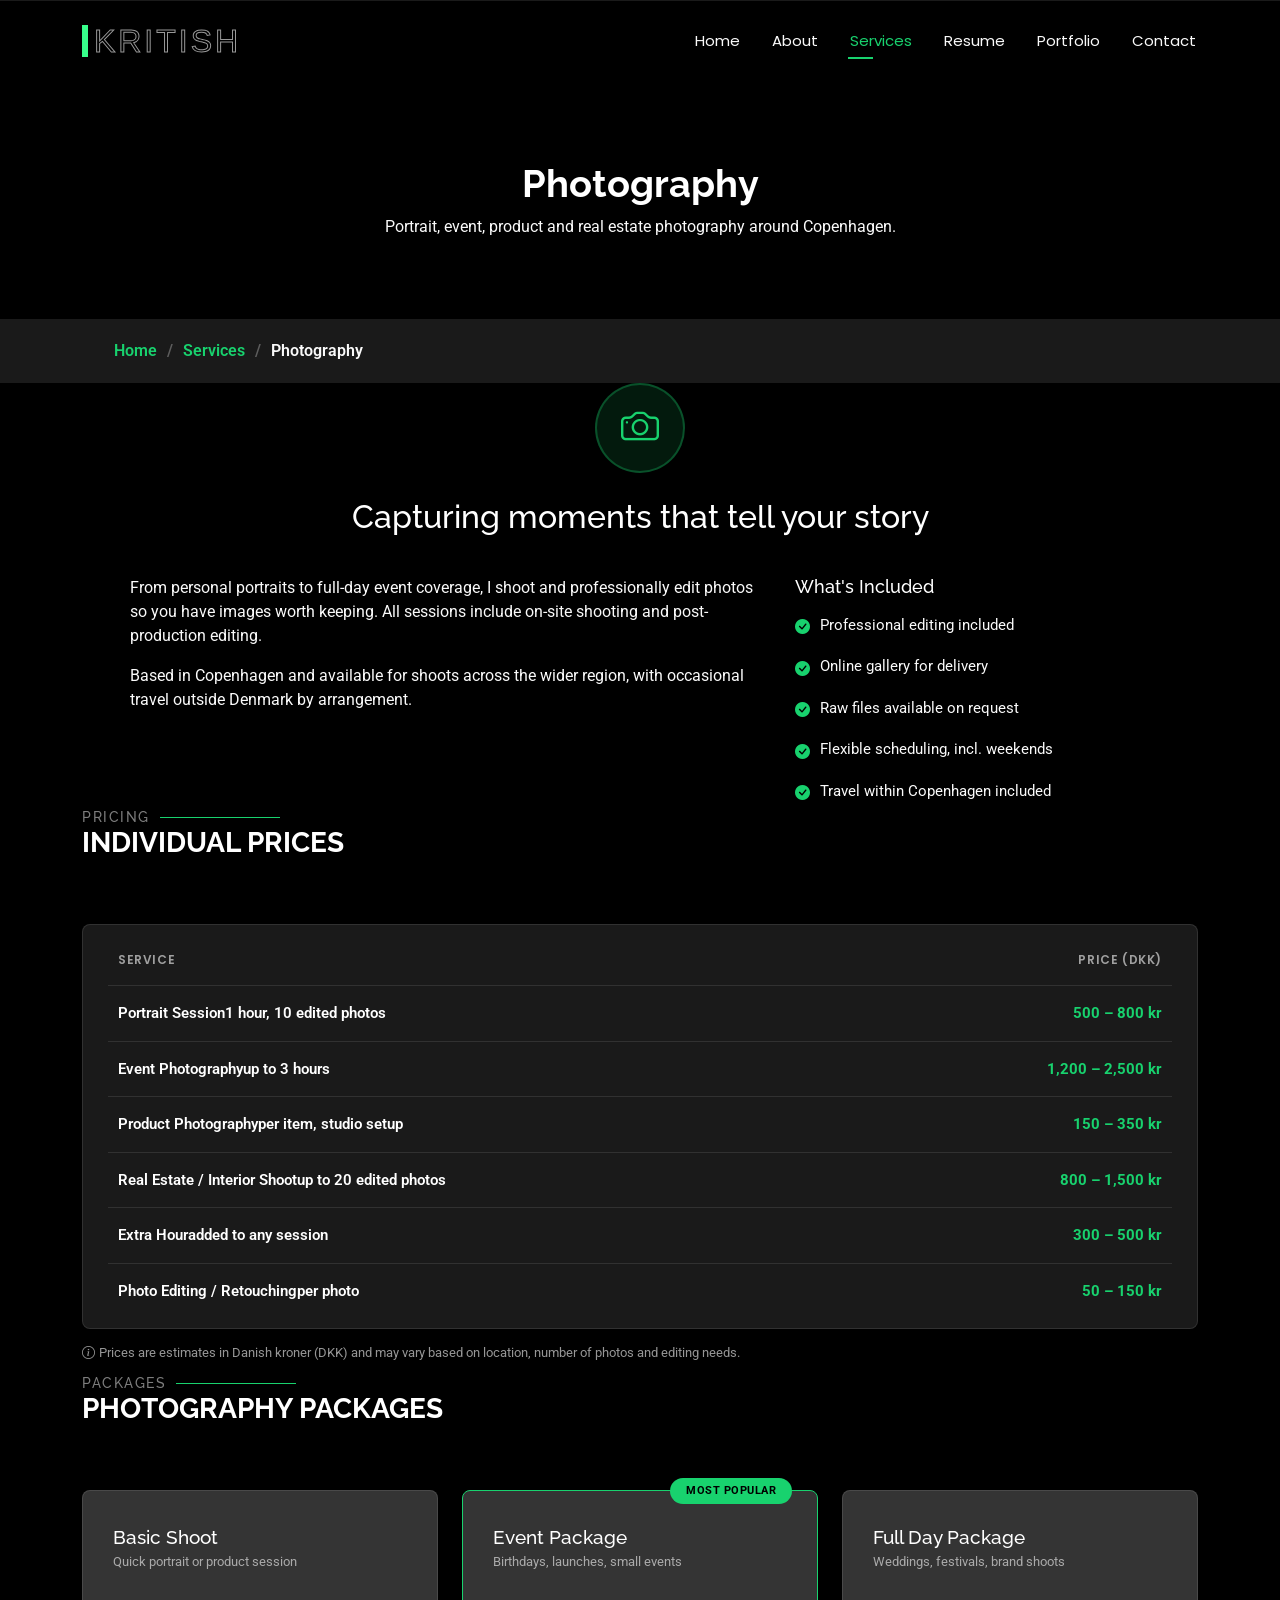
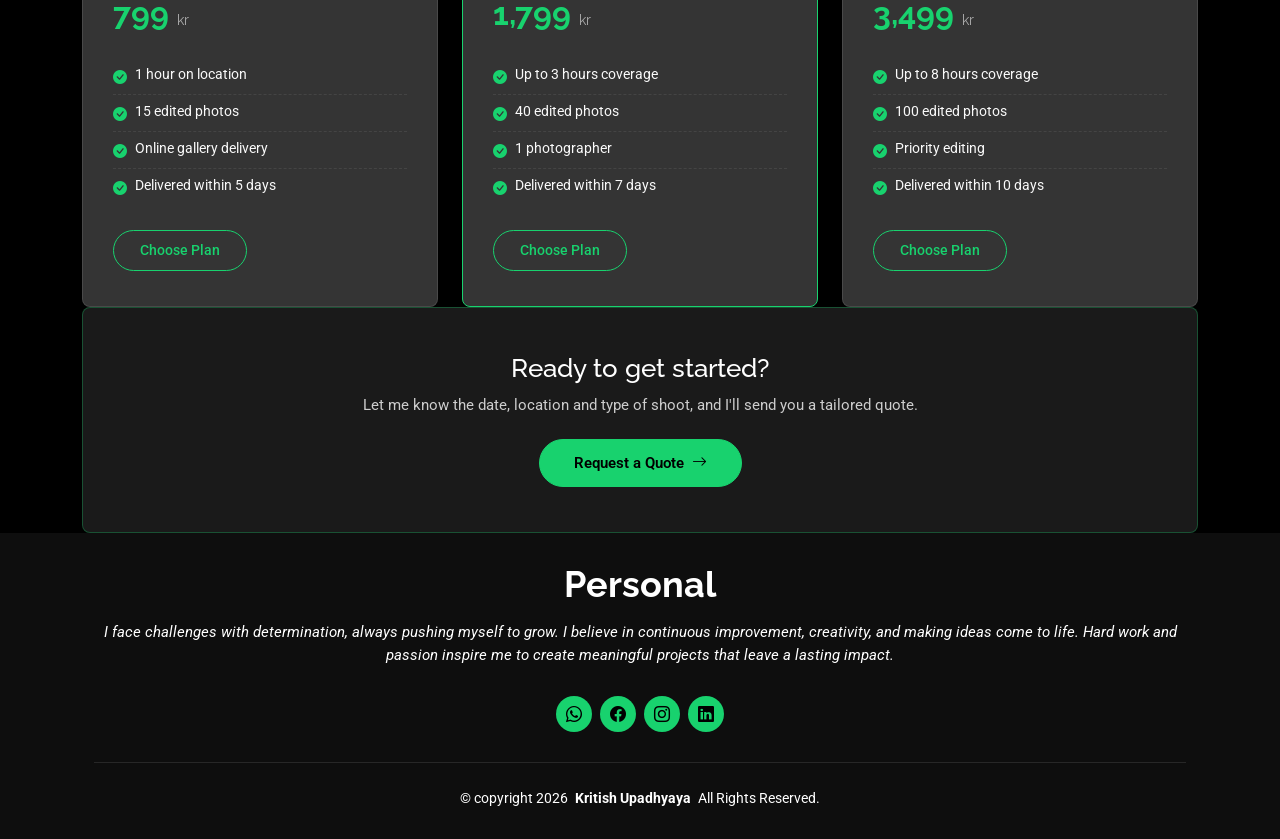
<file: service-photography.html>
<!DOCTYPE html>
<html lang="en">
<head>
  <meta charset="utf-8">
  <meta content="width=device-width, initial-scale=1.0" name="viewport">
  <title>Photography - Kritish Upadhyaya</title>
  <meta name="description" content="Photography pricing in Denmark - portrait sessions, event photography, product shoots and editing.">
  <link href="https://fonts.googleapis.com" rel="preconnect">
  <link href="https://fonts.gstatic.com" rel="preconnect" crossorigin>
  <link href="https://fonts.googleapis.com/css2?family=Roboto:ital,wght@0,100;0,300;0,400;0,500;0,700;0,900&family=Poppins:ital,wght@0,100;0,200;0,300;0,400;0,500;0,600;0,700;0,800;0,900&family=Raleway:ital,wght@0,100;0,200;0,300;0,400;0,500;0,600;0,700;0,800;0,900&display=swap" rel="stylesheet">
  <link href="https://cdn.jsdelivr.net/npm/bootstrap@5.3.0/dist/css/bootstrap.min.css" rel="stylesheet">
  <link href="https://cdn.jsdelivr.net/npm/bootstrap-icons@1.11.0/font/bootstrap-icons.css" rel="stylesheet">
  <link href="https://unpkg.com/aos@2.3.1/dist/aos.css" rel="stylesheet">
  <link href="main.css" rel="stylesheet">
</head>
<body class="service-page">
  <header id="header" class="header d-flex align-items-center fixed-top">
    <div class="container-fluid container-xl position-relative d-flex align-items-center justify-content-between">
      <a href="index.html" class="logo d-flex align-items-center">
        <button class="button" data-text="Awesome">
          <span class="actual-text">&nbsp;kritish&nbsp;</span>
          <span aria-hidden="true" class="hover-text">&nbsp;kritish&nbsp;</span>
        </button>
      </a>
      <nav id="navmenu" class="navmenu">
        <ul>
          <li><a href="index.html">Home</a></li>
          <li><a href="about.html">About</a></li>
          <li><a href="services.html" class="active">Services</a></li>
          <li><a href="resume.html">Resume</a></li>
          <li><a href="portfolio.html">Portfolio</a></li>
          <li><a href="contact.html">Contact</a></li>
        </ul>
        <i class="mobile-nav-toggle d-xl-none bi bi-list"></i>
      </nav>
    </div>
  </header>

  <main class="main">

    <div class="page-title" data-aos="fade">
      <div class="heading">
        <div class="container">
          <div class="row d-flex justify-content-center text-center">
            <div class="col-lg-8">
              <h1>Photography</h1>
              <p class="mb-0">Portrait, event, product and real estate photography around Copenhagen.</p>
            </div>
          </div>
        </div>
      </div>
      <nav class="breadcrumbs">
        <div class="container">
          <ol>
            <li><a href="index.html">Home</a></li>
            <li><a href="services.html">Services</a></li>
            <li class="current">Photography</li>
          </ol>
        </div>
      </nav>
    </div>

    <!-- Intro Section -->
    <section id="service-intro" class="service-detail section">
      <div class="container" data-aos="fade-up" data-aos-delay="100">
        <div class="row gy-4 justify-content-center">
          <div class="col-lg-10 text-center">
            <div class="intro-icon"><i class="bi bi-camera"></i></div>
            <h2>Capturing moments that tell your story</h2>
          </div>
        </div>
        <div class="row gy-4 justify-content-center mt-2">
          <div class="col-lg-7">
              <p>From personal portraits to full-day event coverage, I shoot and professionally edit photos so you have images worth keeping. All sessions include on-site shooting and post-production editing.</p>
              <p>Based in Copenhagen and available for shoots across the wider region, with occasional travel outside Denmark by arrangement.</p>
          </div>
          <div class="col-lg-4">
            <h4 class="resume-title" style="font-size:18px; margin-top:0;">What's Included</h4>
            <ul class="service-highlights">
                <li><i class="bi bi-check-circle-fill"></i> Professional editing included</li>
                <li><i class="bi bi-check-circle-fill"></i> Online gallery for delivery</li>
                <li><i class="bi bi-check-circle-fill"></i> Raw files available on request</li>
                <li><i class="bi bi-check-circle-fill"></i> Flexible scheduling, incl. weekends</li>
                <li><i class="bi bi-check-circle-fill"></i> Travel within Copenhagen included</li>
            </ul>
          </div>
        </div>
      </div>
    </section>

    <!-- Pricing Section -->
    <section id="pricing" class="section">
      <div class="container section-title" data-aos="fade-up">
        <h2>Pricing</h2>
        <div><span>Individual Prices</span></div>
      </div>
      <div class="container" data-aos="fade-up" data-aos-delay="100">
        <div class="pricing-wrap">
          <table class="pricing-table">
            <thead>
              <tr><th>Service</th><th style="text-align:right;">Price (DKK)</th></tr>
            </thead>
            <tbody>
              <tr>
                <td class="item-name">Portrait Session<span class="item-desc">1 hour, 10 edited photos</span></td>
                <td class="price">500 – 800 kr</td>
              </tr>
              <tr>
                <td class="item-name">Event Photography<span class="item-desc">up to 3 hours</span></td>
                <td class="price">1,200 – 2,500 kr</td>
              </tr>
              <tr>
                <td class="item-name">Product Photography<span class="item-desc">per item, studio setup</span></td>
                <td class="price">150 – 350 kr</td>
              </tr>
              <tr>
                <td class="item-name">Real Estate / Interior Shoot<span class="item-desc">up to 20 edited photos</span></td>
                <td class="price">800 – 1,500 kr</td>
              </tr>
              <tr>
                <td class="item-name">Extra Hour<span class="item-desc">added to any session</span></td>
                <td class="price">300 – 500 kr</td>
              </tr>
              <tr>
                <td class="item-name">Photo Editing / Retouching<span class="item-desc">per photo</span></td>
                <td class="price">50 – 150 kr</td>
              </tr>
            </tbody>
          </table>
        </div>
        <p class="pricing-note"><i class="bi bi-info-circle me-1"></i>Prices are estimates in Danish kroner (DKK) and may vary based on location, number of photos and editing needs.</p>
      </div>
    </section>

    <!-- Packages Section -->
    <section id="packages" class="section light-background">
      <div class="container section-title" data-aos="fade-up">
        <h2>Packages</h2>
        <div><span>Photography Packages</span></div>
      </div>
      <div class="container" data-aos="fade-up" data-aos-delay="100">
        <div class="row gy-4 justify-content-center">
        <div class="col-lg-4 col-md-6" data-aos="fade-up">
          <div class="package-card">
            
            <h4>Basic Shoot</h4>
            <span class="package-tag">Quick portrait or product session</span>
            <div class="package-price">799 <span>kr</span></div>
            <ul>
          <li><i class="bi bi-check-circle-fill"></i> 1 hour on location</li>
          <li><i class="bi bi-check-circle-fill"></i> 15 edited photos</li>
          <li><i class="bi bi-check-circle-fill"></i> Online gallery delivery</li>
          <li><i class="bi bi-check-circle-fill"></i> Delivered within 5 days</li>
            </ul>
            <a href="contact.html" class="btn-service">Choose Plan</a>
          </div>
        </div>
        <div class="col-lg-4 col-md-6" data-aos="fade-up">
          <div class="package-card popular">
            <span class="badge-popular">Most Popular</span>
            <h4>Event Package</h4>
            <span class="package-tag">Birthdays, launches, small events</span>
            <div class="package-price">1,799 <span>kr</span></div>
            <ul>
          <li><i class="bi bi-check-circle-fill"></i> Up to 3 hours coverage</li>
          <li><i class="bi bi-check-circle-fill"></i> 40 edited photos</li>
          <li><i class="bi bi-check-circle-fill"></i> 1 photographer</li>
          <li><i class="bi bi-check-circle-fill"></i> Delivered within 7 days</li>
            </ul>
            <a href="contact.html" class="btn-service">Choose Plan</a>
          </div>
        </div>
        <div class="col-lg-4 col-md-6" data-aos="fade-up">
          <div class="package-card">
            
            <h4>Full Day Package</h4>
            <span class="package-tag">Weddings, festivals, brand shoots</span>
            <div class="package-price">3,499 <span>kr</span></div>
            <ul>
          <li><i class="bi bi-check-circle-fill"></i> Up to 8 hours coverage</li>
          <li><i class="bi bi-check-circle-fill"></i> 100 edited photos</li>
          <li><i class="bi bi-check-circle-fill"></i> Priority editing</li>
          <li><i class="bi bi-check-circle-fill"></i> Delivered within 10 days</li>
            </ul>
            <a href="contact.html" class="btn-service">Choose Plan</a>
          </div>
        </div>
        </div>
      </div>
    </section>

    <!-- CTA -->
    <section class="section">
      <div class="container" data-aos="fade-up">
        <div class="service-cta">
          <h3>Ready to get started?</h3>
          <p>Let me know the date, location and type of shoot, and I'll send you a tailored quote.</p>
          <a href="contact.html" class="btn-service-solid">Request a Quote <i class="bi bi-arrow-right ms-1"></i></a>
        </div>
      </div>
    </section>

  </main>

  <footer id="footer" class="footer dark-background">
    <div class="container">
      <h3 class="sitename">Personal</h3>
      <p>I face challenges with determination, always pushing myself to grow. I believe in continuous improvement, creativity, and making ideas come to life. Hard work and passion inspire me to create meaningful projects that leave a lasting impact.</p>
      <div class="social-links d-flex justify-content-center">
        <a href="https://wa.me/4591682540"><i class="bi bi-whatsapp"></i></a>
        <a href="https://www.facebook.com/delta.kritish"><i class="bi bi-facebook"></i></a>
        <a href="https://www.instagram.com/kritish_.b"><i class="bi bi-instagram"></i></a>
        <a href="https://www.linkedin.com/in/kritishupadhyaya/"><i class="bi bi-linkedin"></i></a>
      </div>
      <div class="container">
        <div class="copyright">
          <span>© copyright 2026</span> <strong class="px-1 sitename">Kritish Upadhyaya</strong> <span>All Rights Reserved.</span>
        </div>
      </div>
    </div>
  </footer>

  <a href="#" id="scroll-top" class="scroll-top d-flex align-items-center justify-content-center"><i class="bi bi-arrow-up-short"></i></a>
  <div id="preloader"></div>
  <script src="https://cdn.jsdelivr.net/npm/bootstrap@5.3.0/dist/js/bootstrap.bundle.min.js"></script>
  <script src="https://unpkg.com/aos@2.3.1/dist/aos.js"></script>
  <script src="main.js"></script>
</body>
</html>
</file>
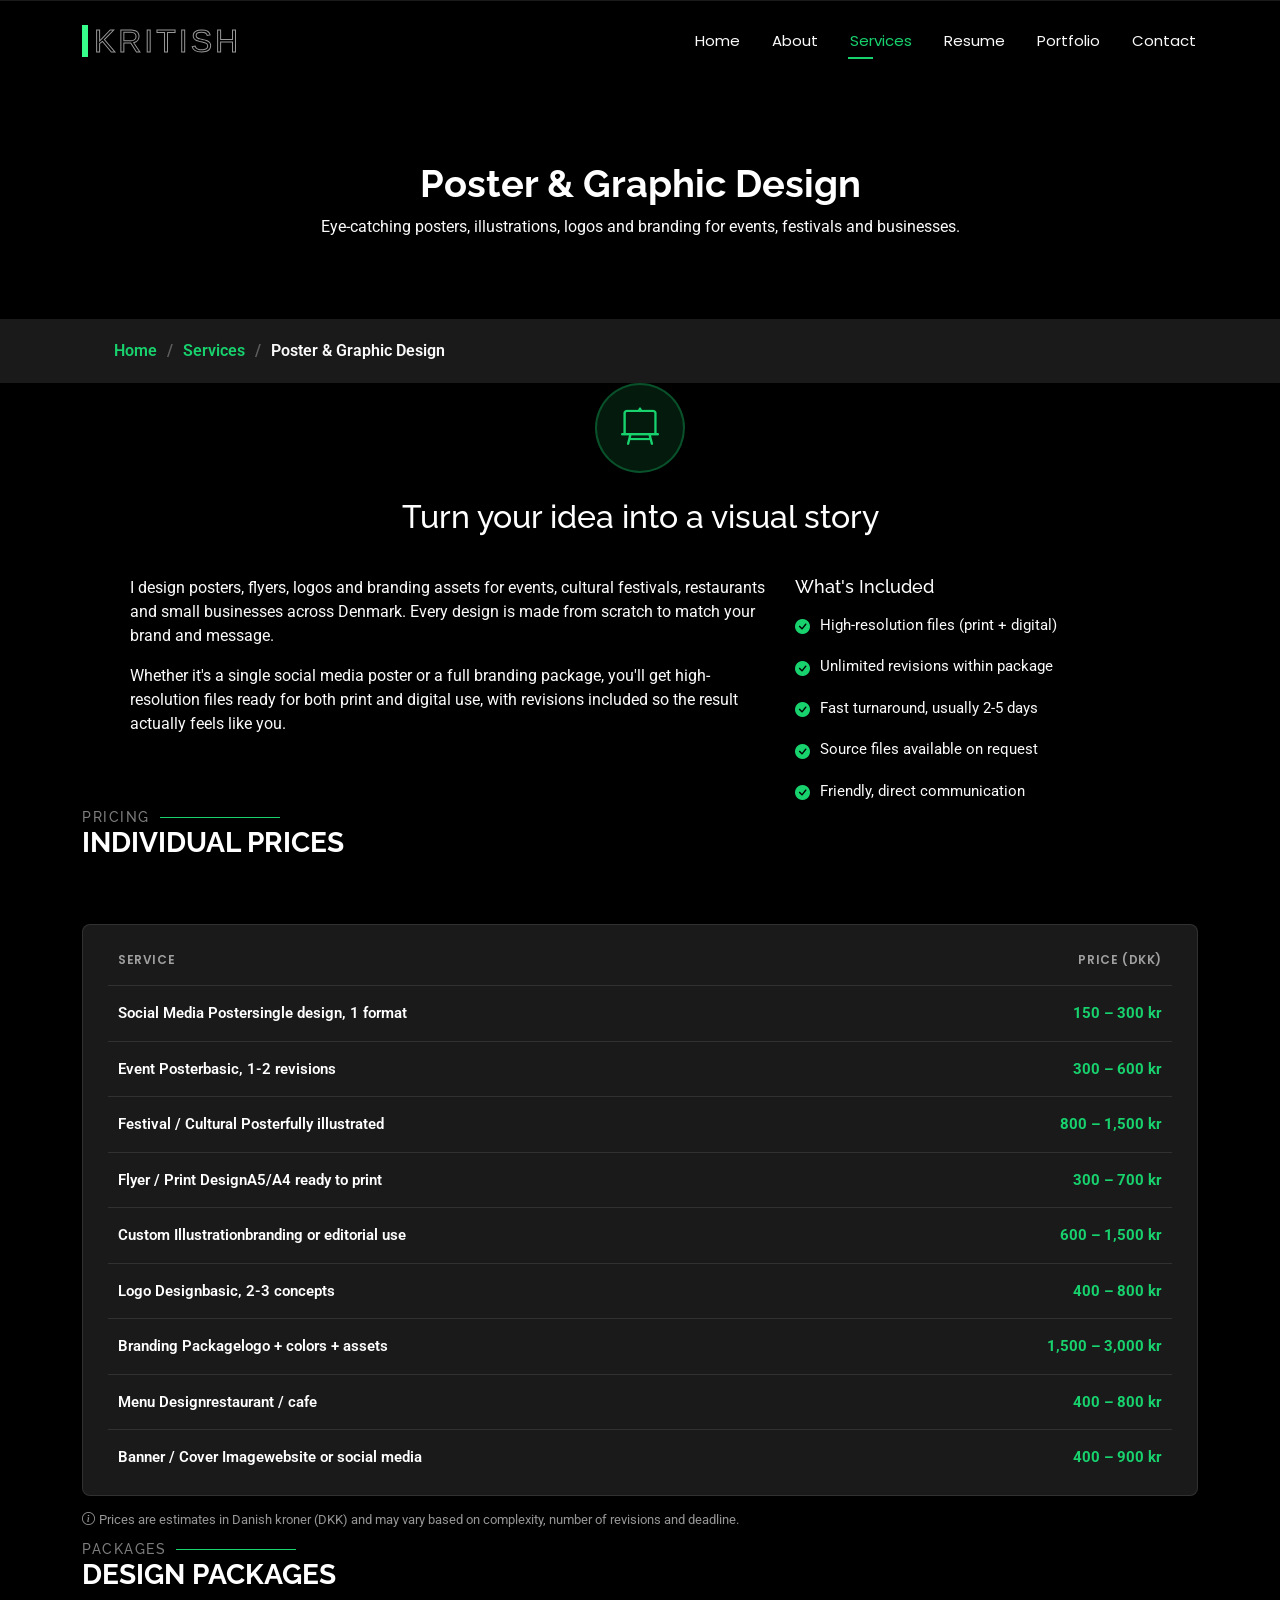
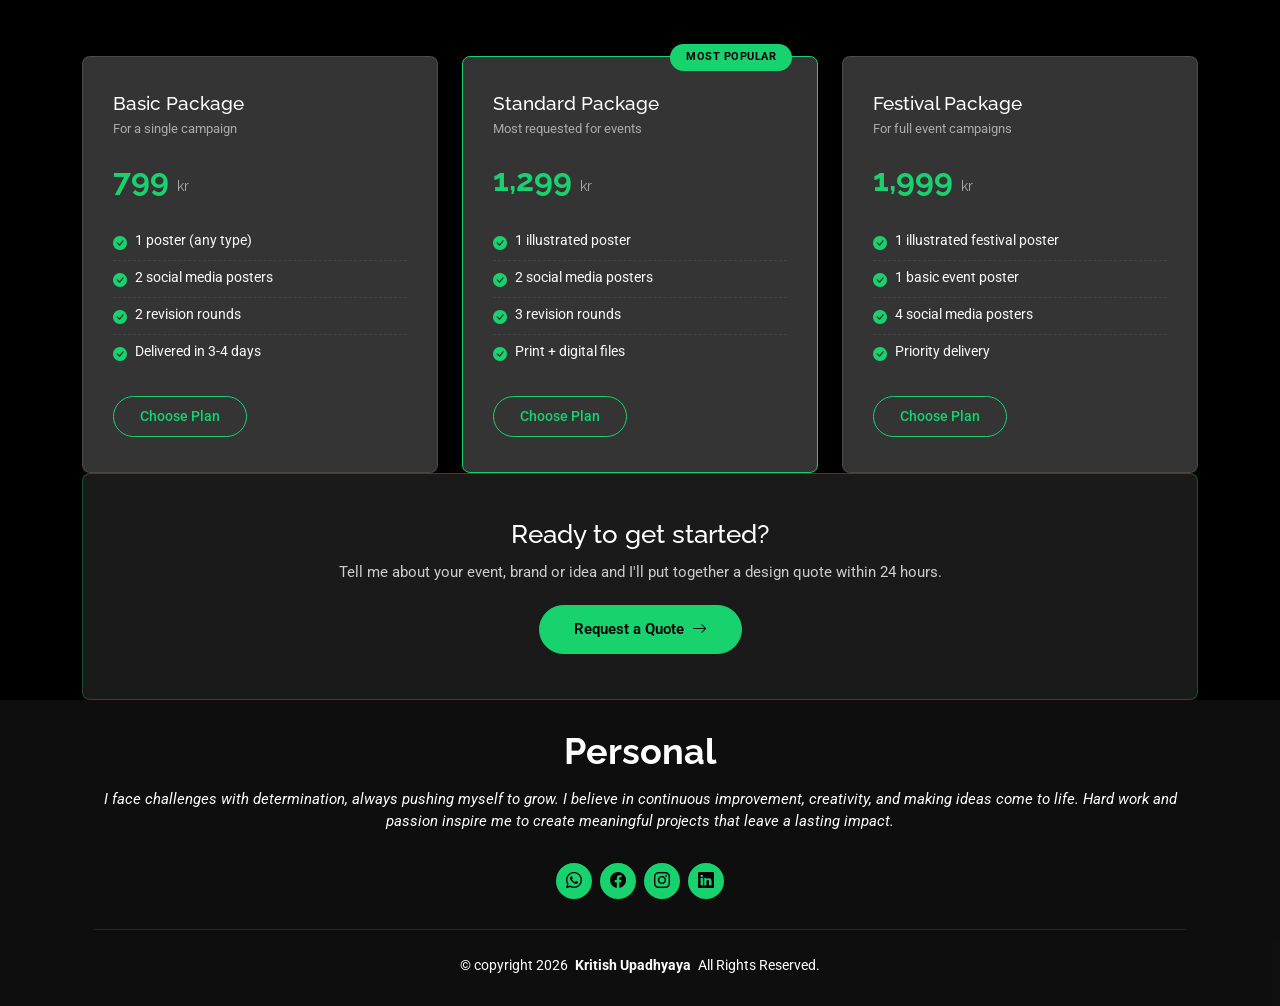
<file: service-poster-design.html>
<!DOCTYPE html>
<html lang="en">
<head>
  <meta charset="utf-8">
  <meta content="width=device-width, initial-scale=1.0" name="viewport">
  <title>Poster &amp; Graphic Design - Kritish Upadhyaya</title>
  <meta name="description" content="Poster and graphic design pricing in Denmark - event posters, festival illustrations, logos and branding.">
  <link href="https://fonts.googleapis.com" rel="preconnect">
  <link href="https://fonts.gstatic.com" rel="preconnect" crossorigin>
  <link href="https://fonts.googleapis.com/css2?family=Roboto:ital,wght@0,100;0,300;0,400;0,500;0,700;0,900&family=Poppins:ital,wght@0,100;0,200;0,300;0,400;0,500;0,600;0,700;0,800;0,900&family=Raleway:ital,wght@0,100;0,200;0,300;0,400;0,500;0,600;0,700;0,800;0,900&display=swap" rel="stylesheet">
  <link href="https://cdn.jsdelivr.net/npm/bootstrap@5.3.0/dist/css/bootstrap.min.css" rel="stylesheet">
  <link href="https://cdn.jsdelivr.net/npm/bootstrap-icons@1.11.0/font/bootstrap-icons.css" rel="stylesheet">
  <link href="https://unpkg.com/aos@2.3.1/dist/aos.css" rel="stylesheet">
  <link href="main.css" rel="stylesheet">
</head>
<body class="service-page">
  <header id="header" class="header d-flex align-items-center fixed-top">
    <div class="container-fluid container-xl position-relative d-flex align-items-center justify-content-between">
      <a href="index.html" class="logo d-flex align-items-center">
        <button class="button" data-text="Awesome">
          <span class="actual-text">&nbsp;kritish&nbsp;</span>
          <span aria-hidden="true" class="hover-text">&nbsp;kritish&nbsp;</span>
        </button>
      </a>
      <nav id="navmenu" class="navmenu">
        <ul>
          <li><a href="index.html">Home</a></li>
          <li><a href="about.html">About</a></li>
          <li><a href="services.html" class="active">Services</a></li>
          <li><a href="resume.html">Resume</a></li>
          <li><a href="portfolio.html">Portfolio</a></li>
          <li><a href="contact.html">Contact</a></li>
        </ul>
        <i class="mobile-nav-toggle d-xl-none bi bi-list"></i>
      </nav>
    </div>
  </header>

  <main class="main">

    <div class="page-title" data-aos="fade">
      <div class="heading">
        <div class="container">
          <div class="row d-flex justify-content-center text-center">
            <div class="col-lg-8">
              <h1>Poster &amp; Graphic Design</h1>
              <p class="mb-0">Eye-catching posters, illustrations, logos and branding for events, festivals and businesses.</p>
            </div>
          </div>
        </div>
      </div>
      <nav class="breadcrumbs">
        <div class="container">
          <ol>
            <li><a href="index.html">Home</a></li>
            <li><a href="services.html">Services</a></li>
            <li class="current">Poster &amp; Graphic Design</li>
          </ol>
        </div>
      </nav>
    </div>

    <!-- Intro Section -->
    <section id="service-intro" class="service-detail section">
      <div class="container" data-aos="fade-up" data-aos-delay="100">
        <div class="row gy-4 justify-content-center">
          <div class="col-lg-10 text-center">
            <div class="intro-icon"><i class="bi bi-easel2"></i></div>
            <h2>Turn your idea into a visual story</h2>
          </div>
        </div>
        <div class="row gy-4 justify-content-center mt-2">
          <div class="col-lg-7">
              <p>I design posters, flyers, logos and branding assets for events, cultural festivals, restaurants and small businesses across Denmark. Every design is made from scratch to match your brand and message.</p>
              <p>Whether it's a single social media poster or a full branding package, you'll get high-resolution files ready for both print and digital use, with revisions included so the result actually feels like you.</p>
          </div>
          <div class="col-lg-4">
            <h4 class="resume-title" style="font-size:18px; margin-top:0;">What's Included</h4>
            <ul class="service-highlights">
                <li><i class="bi bi-check-circle-fill"></i> High-resolution files (print + digital)</li>
                <li><i class="bi bi-check-circle-fill"></i> Unlimited revisions within package</li>
                <li><i class="bi bi-check-circle-fill"></i> Fast turnaround, usually 2-5 days</li>
                <li><i class="bi bi-check-circle-fill"></i> Source files available on request</li>
                <li><i class="bi bi-check-circle-fill"></i> Friendly, direct communication</li>
            </ul>
          </div>
        </div>
      </div>
    </section>

    <!-- Pricing Section -->
    <section id="pricing" class="section">
      <div class="container section-title" data-aos="fade-up">
        <h2>Pricing</h2>
        <div><span>Individual Prices</span></div>
      </div>
      <div class="container" data-aos="fade-up" data-aos-delay="100">
        <div class="pricing-wrap">
          <table class="pricing-table">
            <thead>
              <tr><th>Service</th><th style="text-align:right;">Price (DKK)</th></tr>
            </thead>
            <tbody>
              <tr>
                <td class="item-name">Social Media Poster<span class="item-desc">single design, 1 format</span></td>
                <td class="price">150 – 300 kr</td>
              </tr>
              <tr>
                <td class="item-name">Event Poster<span class="item-desc">basic, 1-2 revisions</span></td>
                <td class="price">300 – 600 kr</td>
              </tr>
              <tr>
                <td class="item-name">Festival / Cultural Poster<span class="item-desc">fully illustrated</span></td>
                <td class="price">800 – 1,500 kr</td>
              </tr>
              <tr>
                <td class="item-name">Flyer / Print Design<span class="item-desc">A5/A4 ready to print</span></td>
                <td class="price">300 – 700 kr</td>
              </tr>
              <tr>
                <td class="item-name">Custom Illustration<span class="item-desc">branding or editorial use</span></td>
                <td class="price">600 – 1,500 kr</td>
              </tr>
              <tr>
                <td class="item-name">Logo Design<span class="item-desc">basic, 2-3 concepts</span></td>
                <td class="price">400 – 800 kr</td>
              </tr>
              <tr>
                <td class="item-name">Branding Package<span class="item-desc">logo + colors + assets</span></td>
                <td class="price">1,500 – 3,000 kr</td>
              </tr>
              <tr>
                <td class="item-name">Menu Design<span class="item-desc">restaurant / cafe</span></td>
                <td class="price">400 – 800 kr</td>
              </tr>
              <tr>
                <td class="item-name">Banner / Cover Image<span class="item-desc">website or social media</span></td>
                <td class="price">400 – 900 kr</td>
              </tr>
            </tbody>
          </table>
        </div>
        <p class="pricing-note"><i class="bi bi-info-circle me-1"></i>Prices are estimates in Danish kroner (DKK) and may vary based on complexity, number of revisions and deadline.</p>
      </div>
    </section>

    <!-- Packages Section -->
    <section id="packages" class="section light-background">
      <div class="container section-title" data-aos="fade-up">
        <h2>Packages</h2>
        <div><span>Design Packages</span></div>
      </div>
      <div class="container" data-aos="fade-up" data-aos-delay="100">
        <div class="row gy-4 justify-content-center">
        <div class="col-lg-4 col-md-6" data-aos="fade-up">
          <div class="package-card">
            
            <h4>Basic Package</h4>
            <span class="package-tag">For a single campaign</span>
            <div class="package-price">799 <span>kr</span></div>
            <ul>
          <li><i class="bi bi-check-circle-fill"></i> 1 poster (any type)</li>
          <li><i class="bi bi-check-circle-fill"></i> 2 social media posters</li>
          <li><i class="bi bi-check-circle-fill"></i> 2 revision rounds</li>
          <li><i class="bi bi-check-circle-fill"></i> Delivered in 3-4 days</li>
            </ul>
            <a href="contact.html" class="btn-service">Choose Plan</a>
          </div>
        </div>
        <div class="col-lg-4 col-md-6" data-aos="fade-up">
          <div class="package-card popular">
            <span class="badge-popular">Most Popular</span>
            <h4>Standard Package</h4>
            <span class="package-tag">Most requested for events</span>
            <div class="package-price">1,299 <span>kr</span></div>
            <ul>
          <li><i class="bi bi-check-circle-fill"></i> 1 illustrated poster</li>
          <li><i class="bi bi-check-circle-fill"></i> 2 social media posters</li>
          <li><i class="bi bi-check-circle-fill"></i> 3 revision rounds</li>
          <li><i class="bi bi-check-circle-fill"></i> Print + digital files</li>
            </ul>
            <a href="contact.html" class="btn-service">Choose Plan</a>
          </div>
        </div>
        <div class="col-lg-4 col-md-6" data-aos="fade-up">
          <div class="package-card">
            
            <h4>Festival Package</h4>
            <span class="package-tag">For full event campaigns</span>
            <div class="package-price">1,999 <span>kr</span></div>
            <ul>
          <li><i class="bi bi-check-circle-fill"></i> 1 illustrated festival poster</li>
          <li><i class="bi bi-check-circle-fill"></i> 1 basic event poster</li>
          <li><i class="bi bi-check-circle-fill"></i> 4 social media posters</li>
          <li><i class="bi bi-check-circle-fill"></i> Priority delivery</li>
            </ul>
            <a href="contact.html" class="btn-service">Choose Plan</a>
          </div>
        </div>
        </div>
      </div>
    </section>

    <!-- CTA -->
    <section class="section">
      <div class="container" data-aos="fade-up">
        <div class="service-cta">
          <h3>Ready to get started?</h3>
          <p>Tell me about your event, brand or idea and I'll put together a design quote within 24 hours.</p>
          <a href="contact.html" class="btn-service-solid">Request a Quote <i class="bi bi-arrow-right ms-1"></i></a>
        </div>
      </div>
    </section>

  </main>

  <footer id="footer" class="footer dark-background">
    <div class="container">
      <h3 class="sitename">Personal</h3>
      <p>I face challenges with determination, always pushing myself to grow. I believe in continuous improvement, creativity, and making ideas come to life. Hard work and passion inspire me to create meaningful projects that leave a lasting impact.</p>
      <div class="social-links d-flex justify-content-center">
        <a href="https://wa.me/4591682540"><i class="bi bi-whatsapp"></i></a>
        <a href="https://www.facebook.com/delta.kritish"><i class="bi bi-facebook"></i></a>
        <a href="https://www.instagram.com/kritish_.b"><i class="bi bi-instagram"></i></a>
        <a href="https://www.linkedin.com/in/kritishupadhyaya/"><i class="bi bi-linkedin"></i></a>
      </div>
      <div class="container">
        <div class="copyright">
          <span>© copyright 2026</span> <strong class="px-1 sitename">Kritish Upadhyaya</strong> <span>All Rights Reserved.</span>
        </div>
      </div>
    </div>
  </footer>

  <a href="#" id="scroll-top" class="scroll-top d-flex align-items-center justify-content-center"><i class="bi bi-arrow-up-short"></i></a>
  <div id="preloader"></div>
  <script src="https://cdn.jsdelivr.net/npm/bootstrap@5.3.0/dist/js/bootstrap.bundle.min.js"></script>
  <script src="https://unpkg.com/aos@2.3.1/dist/aos.js"></script>
  <script src="main.js"></script>
</body>
</html>
</file>
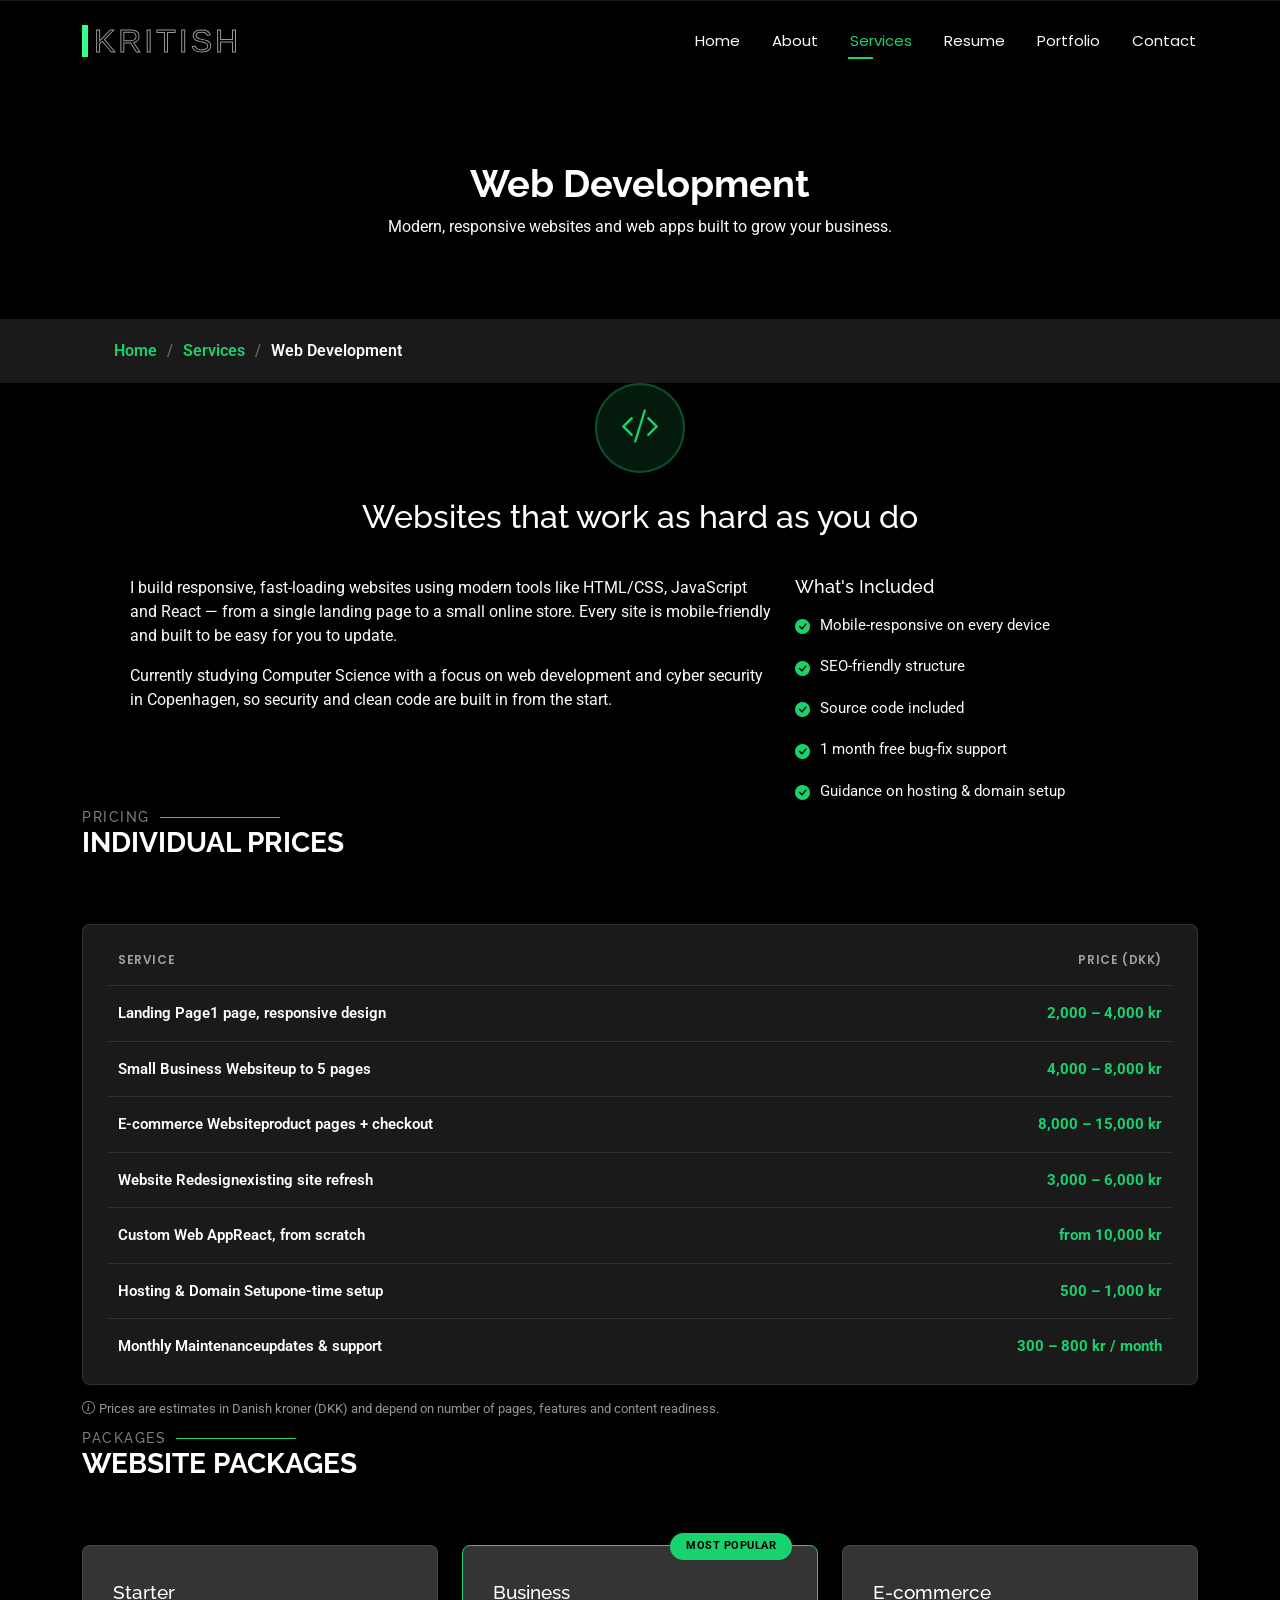
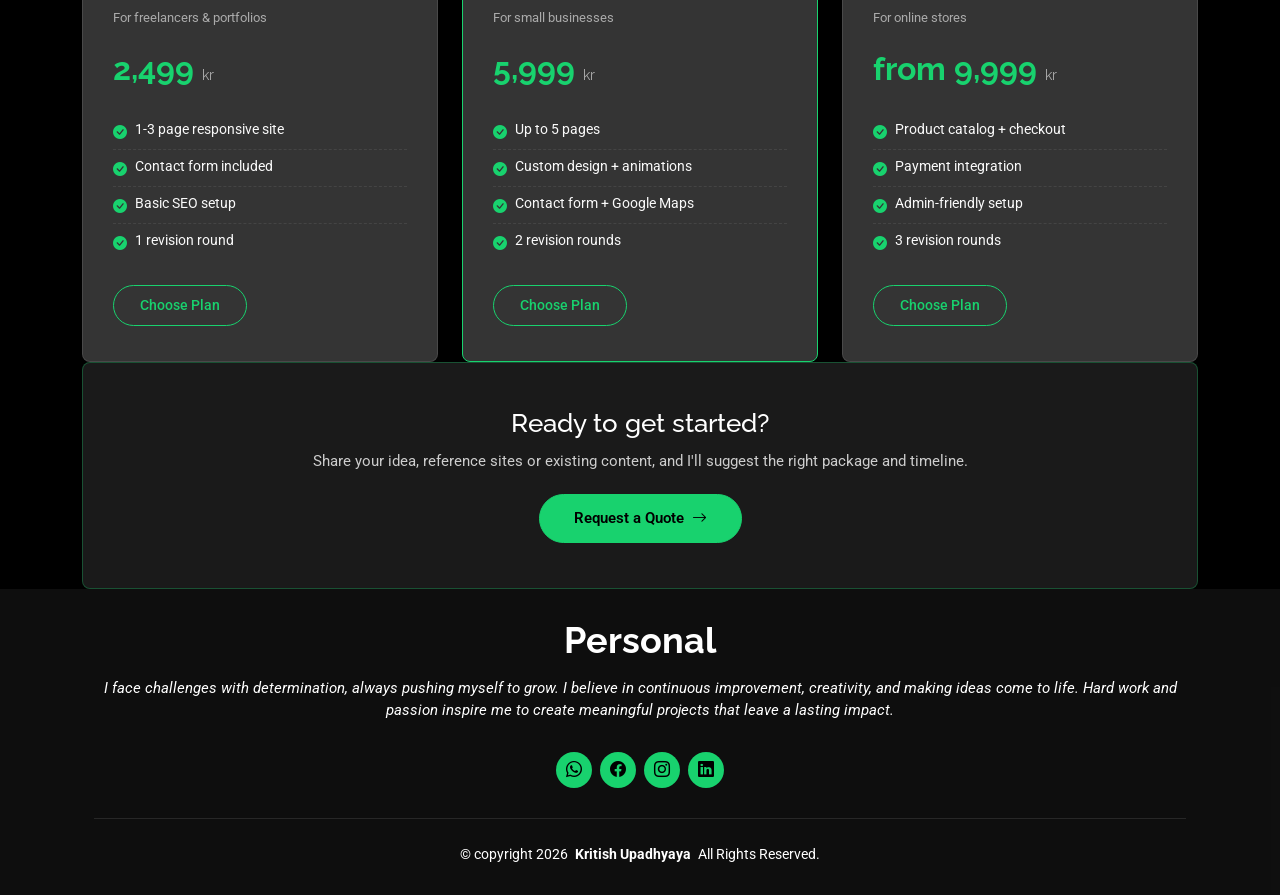
<file: service-web-development.html>
<!DOCTYPE html>
<html lang="en">
<head>
  <meta charset="utf-8">
  <meta content="width=device-width, initial-scale=1.0" name="viewport">
  <title>Web Development - Kritish Upadhyaya</title>
  <meta name="description" content="Web development pricing in Denmark - landing pages, business websites, e-commerce and maintenance.">
  <link href="https://fonts.googleapis.com" rel="preconnect">
  <link href="https://fonts.gstatic.com" rel="preconnect" crossorigin>
  <link href="https://fonts.googleapis.com/css2?family=Roboto:ital,wght@0,100;0,300;0,400;0,500;0,700;0,900&family=Poppins:ital,wght@0,100;0,200;0,300;0,400;0,500;0,600;0,700;0,800;0,900&family=Raleway:ital,wght@0,100;0,200;0,300;0,400;0,500;0,600;0,700;0,800;0,900&display=swap" rel="stylesheet">
  <link href="https://cdn.jsdelivr.net/npm/bootstrap@5.3.0/dist/css/bootstrap.min.css" rel="stylesheet">
  <link href="https://cdn.jsdelivr.net/npm/bootstrap-icons@1.11.0/font/bootstrap-icons.css" rel="stylesheet">
  <link href="https://unpkg.com/aos@2.3.1/dist/aos.css" rel="stylesheet">
  <link href="main.css" rel="stylesheet">
</head>
<body class="service-page">
  <header id="header" class="header d-flex align-items-center fixed-top">
    <div class="container-fluid container-xl position-relative d-flex align-items-center justify-content-between">
      <a href="index.html" class="logo d-flex align-items-center">
        <button class="button" data-text="Awesome">
          <span class="actual-text">&nbsp;kritish&nbsp;</span>
          <span aria-hidden="true" class="hover-text">&nbsp;kritish&nbsp;</span>
        </button>
      </a>
      <nav id="navmenu" class="navmenu">
        <ul>
          <li><a href="index.html">Home</a></li>
          <li><a href="about.html">About</a></li>
          <li><a href="services.html" class="active">Services</a></li>
          <li><a href="resume.html">Resume</a></li>
          <li><a href="portfolio.html">Portfolio</a></li>
          <li><a href="contact.html">Contact</a></li>
        </ul>
        <i class="mobile-nav-toggle d-xl-none bi bi-list"></i>
      </nav>
    </div>
  </header>

  <main class="main">

    <div class="page-title" data-aos="fade">
      <div class="heading">
        <div class="container">
          <div class="row d-flex justify-content-center text-center">
            <div class="col-lg-8">
              <h1>Web Development</h1>
              <p class="mb-0">Modern, responsive websites and web apps built to grow your business.</p>
            </div>
          </div>
        </div>
      </div>
      <nav class="breadcrumbs">
        <div class="container">
          <ol>
            <li><a href="index.html">Home</a></li>
            <li><a href="services.html">Services</a></li>
            <li class="current">Web Development</li>
          </ol>
        </div>
      </nav>
    </div>

    <!-- Intro Section -->
    <section id="service-intro" class="service-detail section">
      <div class="container" data-aos="fade-up" data-aos-delay="100">
        <div class="row gy-4 justify-content-center">
          <div class="col-lg-10 text-center">
            <div class="intro-icon"><i class="bi bi-code-slash"></i></div>
            <h2>Websites that work as hard as you do</h2>
          </div>
        </div>
        <div class="row gy-4 justify-content-center mt-2">
          <div class="col-lg-7">
              <p>I build responsive, fast-loading websites using modern tools like HTML/CSS, JavaScript and React — from a single landing page to a small online store. Every site is mobile-friendly and built to be easy for you to update.</p>
              <p>Currently studying Computer Science with a focus on web development and cyber security in Copenhagen, so security and clean code are built in from the start.</p>
          </div>
          <div class="col-lg-4">
            <h4 class="resume-title" style="font-size:18px; margin-top:0;">What's Included</h4>
            <ul class="service-highlights">
                <li><i class="bi bi-check-circle-fill"></i> Mobile-responsive on every device</li>
                <li><i class="bi bi-check-circle-fill"></i> SEO-friendly structure</li>
                <li><i class="bi bi-check-circle-fill"></i> Source code included</li>
                <li><i class="bi bi-check-circle-fill"></i> 1 month free bug-fix support</li>
                <li><i class="bi bi-check-circle-fill"></i> Guidance on hosting & domain setup</li>
            </ul>
          </div>
        </div>
      </div>
    </section>

    <!-- Pricing Section -->
    <section id="pricing" class="section">
      <div class="container section-title" data-aos="fade-up">
        <h2>Pricing</h2>
        <div><span>Individual Prices</span></div>
      </div>
      <div class="container" data-aos="fade-up" data-aos-delay="100">
        <div class="pricing-wrap">
          <table class="pricing-table">
            <thead>
              <tr><th>Service</th><th style="text-align:right;">Price (DKK)</th></tr>
            </thead>
            <tbody>
              <tr>
                <td class="item-name">Landing Page<span class="item-desc">1 page, responsive design</span></td>
                <td class="price">2,000 – 4,000 kr</td>
              </tr>
              <tr>
                <td class="item-name">Small Business Website<span class="item-desc">up to 5 pages</span></td>
                <td class="price">4,000 – 8,000 kr</td>
              </tr>
              <tr>
                <td class="item-name">E-commerce Website<span class="item-desc">product pages + checkout</span></td>
                <td class="price">8,000 – 15,000 kr</td>
              </tr>
              <tr>
                <td class="item-name">Website Redesign<span class="item-desc">existing site refresh</span></td>
                <td class="price">3,000 – 6,000 kr</td>
              </tr>
              <tr>
                <td class="item-name">Custom Web App<span class="item-desc">React, from scratch</span></td>
                <td class="price">from 10,000 kr</td>
              </tr>
              <tr>
                <td class="item-name">Hosting &amp; Domain Setup<span class="item-desc">one-time setup</span></td>
                <td class="price">500 – 1,000 kr</td>
              </tr>
              <tr>
                <td class="item-name">Monthly Maintenance<span class="item-desc">updates &amp; support</span></td>
                <td class="price">300 – 800 kr / month</td>
              </tr>
            </tbody>
          </table>
        </div>
        <p class="pricing-note"><i class="bi bi-info-circle me-1"></i>Prices are estimates in Danish kroner (DKK) and depend on number of pages, features and content readiness.</p>
      </div>
    </section>

    <!-- Packages Section -->
    <section id="packages" class="section light-background">
      <div class="container section-title" data-aos="fade-up">
        <h2>Packages</h2>
        <div><span>Website Packages</span></div>
      </div>
      <div class="container" data-aos="fade-up" data-aos-delay="100">
        <div class="row gy-4 justify-content-center">
        <div class="col-lg-4 col-md-6" data-aos="fade-up">
          <div class="package-card">
            
            <h4>Starter</h4>
            <span class="package-tag">For freelancers &amp; portfolios</span>
            <div class="package-price">2,499 <span>kr</span></div>
            <ul>
          <li><i class="bi bi-check-circle-fill"></i> 1-3 page responsive site</li>
          <li><i class="bi bi-check-circle-fill"></i> Contact form included</li>
          <li><i class="bi bi-check-circle-fill"></i> Basic SEO setup</li>
          <li><i class="bi bi-check-circle-fill"></i> 1 revision round</li>
            </ul>
            <a href="contact.html" class="btn-service">Choose Plan</a>
          </div>
        </div>
        <div class="col-lg-4 col-md-6" data-aos="fade-up">
          <div class="package-card popular">
            <span class="badge-popular">Most Popular</span>
            <h4>Business</h4>
            <span class="package-tag">For small businesses</span>
            <div class="package-price">5,999 <span>kr</span></div>
            <ul>
          <li><i class="bi bi-check-circle-fill"></i> Up to 5 pages</li>
          <li><i class="bi bi-check-circle-fill"></i> Custom design + animations</li>
          <li><i class="bi bi-check-circle-fill"></i> Contact form + Google Maps</li>
          <li><i class="bi bi-check-circle-fill"></i> 2 revision rounds</li>
            </ul>
            <a href="contact.html" class="btn-service">Choose Plan</a>
          </div>
        </div>
        <div class="col-lg-4 col-md-6" data-aos="fade-up">
          <div class="package-card">
            
            <h4>E-commerce</h4>
            <span class="package-tag">For online stores</span>
            <div class="package-price">from 9,999 <span>kr</span></div>
            <ul>
          <li><i class="bi bi-check-circle-fill"></i> Product catalog + checkout</li>
          <li><i class="bi bi-check-circle-fill"></i> Payment integration</li>
          <li><i class="bi bi-check-circle-fill"></i> Admin-friendly setup</li>
          <li><i class="bi bi-check-circle-fill"></i> 3 revision rounds</li>
            </ul>
            <a href="contact.html" class="btn-service">Choose Plan</a>
          </div>
        </div>
        </div>
      </div>
    </section>

    <!-- CTA -->
    <section class="section">
      <div class="container" data-aos="fade-up">
        <div class="service-cta">
          <h3>Ready to get started?</h3>
          <p>Share your idea, reference sites or existing content, and I'll suggest the right package and timeline.</p>
          <a href="contact.html" class="btn-service-solid">Request a Quote <i class="bi bi-arrow-right ms-1"></i></a>
        </div>
      </div>
    </section>

  </main>

  <footer id="footer" class="footer dark-background">
    <div class="container">
      <h3 class="sitename">Personal</h3>
      <p>I face challenges with determination, always pushing myself to grow. I believe in continuous improvement, creativity, and making ideas come to life. Hard work and passion inspire me to create meaningful projects that leave a lasting impact.</p>
      <div class="social-links d-flex justify-content-center">
        <a href="https://wa.me/4591682540"><i class="bi bi-whatsapp"></i></a>
        <a href="https://www.facebook.com/delta.kritish"><i class="bi bi-facebook"></i></a>
        <a href="https://www.instagram.com/kritish_.b"><i class="bi bi-instagram"></i></a>
        <a href="https://www.linkedin.com/in/kritishupadhyaya/"><i class="bi bi-linkedin"></i></a>
      </div>
      <div class="container">
        <div class="copyright">
          <span>© copyright 2026</span> <strong class="px-1 sitename">Kritish Upadhyaya</strong> <span>All Rights Reserved.</span>
        </div>
      </div>
    </div>
  </footer>

  <a href="#" id="scroll-top" class="scroll-top d-flex align-items-center justify-content-center"><i class="bi bi-arrow-up-short"></i></a>
  <div id="preloader"></div>
  <script src="https://cdn.jsdelivr.net/npm/bootstrap@5.3.0/dist/js/bootstrap.bundle.min.js"></script>
  <script src="https://unpkg.com/aos@2.3.1/dist/aos.js"></script>
  <script src="main.js"></script>
</body>
</html>
</file>
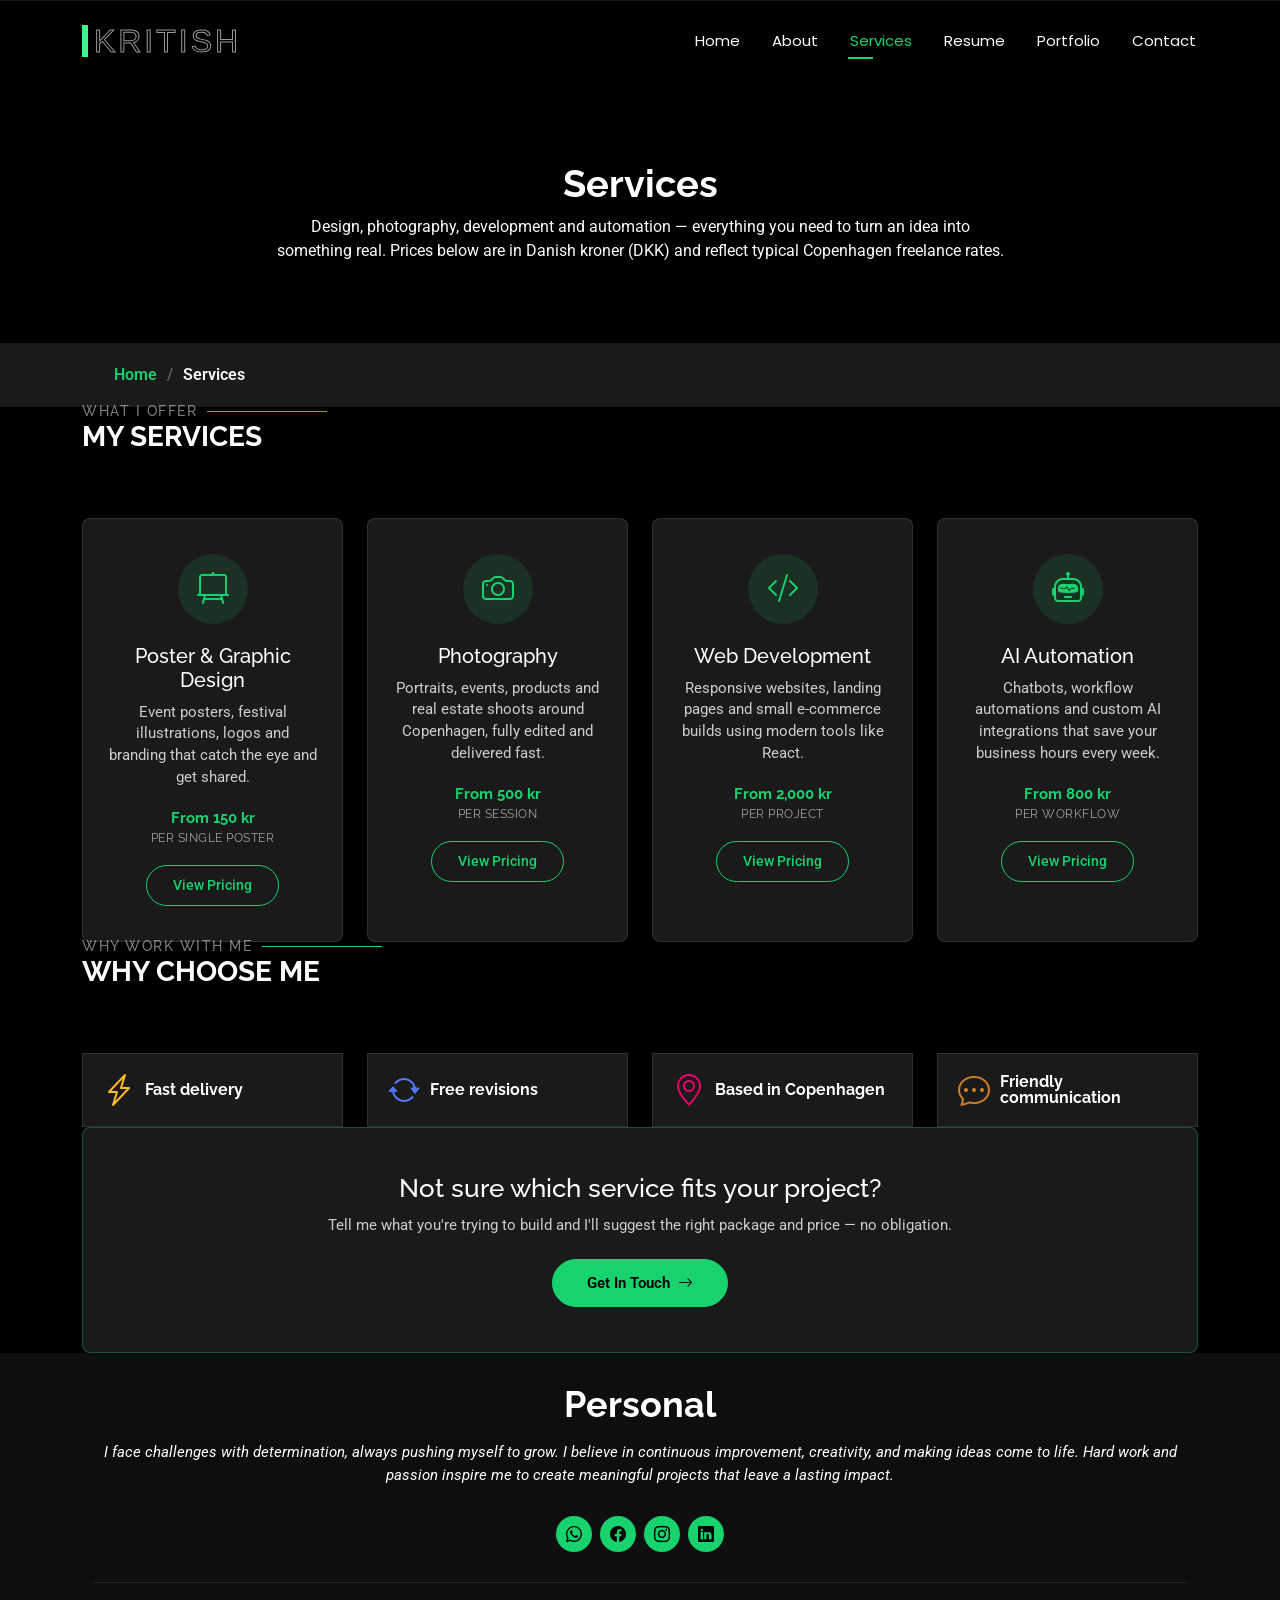
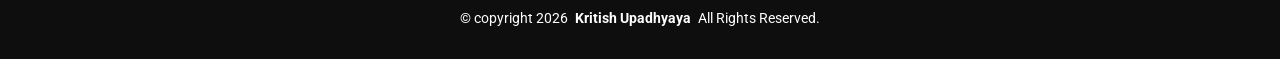
<file: services.html>
<!DOCTYPE html>
<html lang="en">
<head>
  <meta charset="utf-8">
  <meta content="width=device-width, initial-scale=1.0" name="viewport">
  <title>Services - Kritish Upadhyaya</title>
  <meta name="description" content="Poster design, photography, web development and AI automation services in Copenhagen, Denmark.">
  <link href="https://fonts.googleapis.com" rel="preconnect">
  <link href="https://fonts.gstatic.com" rel="preconnect" crossorigin>
  <link href="https://fonts.googleapis.com/css2?family=Roboto:ital,wght@0,100;0,300;0,400;0,500;0,700;0,900&family=Poppins:ital,wght@0,100;0,200;0,300;0,400;0,500;0,600;0,700;0,800;0,900&family=Raleway:ital,wght@0,100;0,200;0,300;0,400;0,500;0,600;0,700;0,800;0,900&display=swap" rel="stylesheet">
  <link href="https://cdn.jsdelivr.net/npm/bootstrap@5.3.0/dist/css/bootstrap.min.css" rel="stylesheet">
  <link href="https://cdn.jsdelivr.net/npm/bootstrap-icons@1.11.0/font/bootstrap-icons.css" rel="stylesheet">
  <link href="https://unpkg.com/aos@2.3.1/dist/aos.css" rel="stylesheet">
  <link href="main.css" rel="stylesheet">
</head>
<body class="services-page">
  <header id="header" class="header d-flex align-items-center fixed-top">
    <div class="container-fluid container-xl position-relative d-flex align-items-center justify-content-between">
      <a href="index.html" class="logo d-flex align-items-center">
        <button class="button" data-text="Awesome">
          <span class="actual-text">&nbsp;kritish&nbsp;</span>
          <span aria-hidden="true" class="hover-text">&nbsp;kritish&nbsp;</span>
        </button>
      </a>
      <nav id="navmenu" class="navmenu">
        <ul>
          <li><a href="index.html">Home</a></li>
          <li><a href="about.html">About</a></li>
          <li><a href="services.html" class="active">Services</a></li>
          <li><a href="resume.html">Resume</a></li>
          <li><a href="portfolio.html">Portfolio</a></li>
          <li><a href="contact.html">Contact</a></li>
        </ul>
        <i class="mobile-nav-toggle d-xl-none bi bi-list"></i>
      </nav>
    </div>
  </header>

  <main class="main">

    <!-- Page Title -->
    <div class="page-title" data-aos="fade">
      <div class="heading">
        <div class="container">
          <div class="row d-flex justify-content-center text-center">
            <div class="col-lg-8">
              <h1>Services</h1>
              <p class="mb-0">Design, photography, development and automation — everything you need to turn an idea into something real. Prices below are in Danish kroner (DKK) and reflect typical Copenhagen freelance rates.</p>
            </div>
          </div>
        </div>
      </div>
      <nav class="breadcrumbs">
        <div class="container">
          <ol>
            <li><a href="index.html">Home</a></li>
            <li class="current">Services</li>
          </ol>
        </div>
      </nav>
    </div><!-- End Page Title -->

    <!-- Services Section -->
    <section id="services" class="services section">

      <div class="container section-title" data-aos="fade-up">
        <h2>What I Offer</h2>
        <div><span>My</span> <span class="description-title">Services</span></div>
      </div>

      <div class="container" data-aos="fade-up" data-aos-delay="100">
        <div class="row gy-4">

          <div class="col-lg-3 col-md-6" data-aos="fade-up" data-aos-delay="100">
            <div class="service-card">
              <div class="icon-wrap"><i class="bi bi-easel2"></i></div>
              <h3>Poster &amp; Graphic Design</h3>
              <p>Event posters, festival illustrations, logos and branding that catch the eye and get shared.</p>
              <span class="price-from">From 150 kr<small>per single poster</small></span>
              <a href="service-poster-design.html" class="btn-service">View Pricing</a>
            </div>
          </div>

          <div class="col-lg-3 col-md-6" data-aos="fade-up" data-aos-delay="200">
            <div class="service-card">
              <div class="icon-wrap"><i class="bi bi-camera"></i></div>
              <h3>Photography</h3>
              <p>Portraits, events, products and real estate shoots around Copenhagen, fully edited and delivered fast.</p>
              <span class="price-from">From 500 kr<small>per session</small></span>
              <a href="service-photography.html" class="btn-service">View Pricing</a>
            </div>
          </div>

          <div class="col-lg-3 col-md-6" data-aos="fade-up" data-aos-delay="300">
            <div class="service-card">
              <div class="icon-wrap"><i class="bi bi-code-slash"></i></div>
              <h3>Web Development</h3>
              <p>Responsive websites, landing pages and small e-commerce builds using modern tools like React.</p>
              <span class="price-from">From 2,000 kr<small>per project</small></span>
              <a href="service-web-development.html" class="btn-service">View Pricing</a>
            </div>
          </div>

          <div class="col-lg-3 col-md-6" data-aos="fade-up" data-aos-delay="400">
            <div class="service-card">
              <div class="icon-wrap"><i class="bi bi-robot"></i></div>
              <h3>AI Automation</h3>
              <p>Chatbots, workflow automations and custom AI integrations that save your business hours every week.</p>
              <span class="price-from">From 800 kr<small>per workflow</small></span>
              <a href="service-ai-automation.html" class="btn-service">View Pricing</a>
            </div>
          </div>

        </div>
      </div>

    </section><!-- /Services Section -->

    <!-- Why Choose Section -->
    <section id="interests" class="interests section">
      <div class="container section-title" data-aos="fade-up">
        <h2>Why Work With Me</h2>
        <div><span>Why</span> <span class="description-title">Choose Me</span></div>
      </div>

      <div class="container">
        <div class="row gy-4">
          <div class="col-lg-3 col-md-6" data-aos="fade-up" data-aos-delay="100">
            <div class="features-item">
              <i class="bi bi-lightning-charge" style="color: #ffbb2c;"></i>
              <h3>Fast delivery</h3>
            </div>
          </div>
          <div class="col-lg-3 col-md-6" data-aos="fade-up" data-aos-delay="200">
            <div class="features-item">
              <i class="bi bi-arrow-repeat" style="color: #5578ff;"></i>
              <h3>Free revisions</h3>
            </div>
          </div>
          <div class="col-lg-3 col-md-6" data-aos="fade-up" data-aos-delay="300">
            <div class="features-item">
              <i class="bi bi-geo-alt" style="color: #e80368;"></i>
              <h3>Based in Copenhagen</h3>
            </div>
          </div>
          <div class="col-lg-3 col-md-6" data-aos="fade-up" data-aos-delay="400">
            <div class="features-item">
              <i class="bi bi-chat-dots" style="color: #cd7e25;"></i>
              <h3>Friendly communication</h3>
            </div>
          </div>
        </div>
      </div>
    </section><!-- /Why Choose Section -->

    <!-- CTA -->
    <section class="section">
      <div class="container" data-aos="fade-up">
        <div class="service-cta">
          <h3>Not sure which service fits your project?</h3>
          <p>Tell me what you're trying to build and I'll suggest the right package and price — no obligation.</p>
          <a href="contact.html" class="btn-service-solid">Get In Touch <i class="bi bi-arrow-right ms-1"></i></a>
        </div>
      </div>
    </section>

  </main>

  <footer id="footer" class="footer dark-background">
    <div class="container">
      <h3 class="sitename">Personal</h3>
      <p>I face challenges with determination, always pushing myself to grow. I believe in continuous improvement, creativity, and making ideas come to life. Hard work and passion inspire me to create meaningful projects that leave a lasting impact.</p>
      <div class="social-links d-flex justify-content-center">
        <a href="https://wa.me/4591682540"><i class="bi bi-whatsapp"></i></a>
        <a href="https://www.facebook.com/delta.kritish"><i class="bi bi-facebook"></i></a>
        <a href="https://www.instagram.com/kritish_.b"><i class="bi bi-instagram"></i></a>
        <a href="https://www.linkedin.com/in/kritishupadhyaya/"><i class="bi bi-linkedin"></i></a>
      </div>
      <div class="container">
        <div class="copyright">
          <span>© copyright 2026</span> <strong class="px-1 sitename">Kritish Upadhyaya</strong> <span>All Rights Reserved.</span>
        </div>
      </div>
    </div>
  </footer>

  <a href="#" id="scroll-top" class="scroll-top d-flex align-items-center justify-content-center"><i class="bi bi-arrow-up-short"></i></a>
  <div id="preloader"></div>
  <script src="https://cdn.jsdelivr.net/npm/bootstrap@5.3.0/dist/js/bootstrap.bundle.min.js"></script>
  <script src="https://unpkg.com/aos@2.3.1/dist/aos.js"></script>
  <script src="main.js"></script>
</body>
</html>
</file>
<file: main.css>
/* Fonts */
:root {
  --default-font: "Roboto",  system-ui, -apple-system, "Segoe UI", Roboto, "Helvetica Neue", Arial, "Noto Sans", "Liberation Sans", sans-serif, "Apple Color Emoji", "Segoe UI Emoji", "Segoe UI Symbol", "Noto Color Emoji";
  --heading-font: "Raleway",  sans-serif;
  --nav-font: "Poppins",  sans-serif;
}

/* Global Colors */
:root { 
  --background-color: #000000;
  --default-color: #fafafa;
  --heading-color: #ffffff;
  --accent-color: #18d26e;
  --surface-color: #1a1a1a;
  --contrast-color: #000000;
}

/* Nav Menu Colors */
:root {
  --nav-color: #fafafa;
  --nav-hover-color: #18d26e;
  --nav-mobile-background-color: #1a1a1a;
  --nav-dropdown-background-color: #1a1a1a;
  --nav-dropdown-color: #fafafa;
  --nav-dropdown-hover-color: #18d26e;
}

.light-background {
  --background-color: #1a1a1a;
  --surface-color: #343434;
}

.dark-background {
  --background-color: rgba(15, 15, 15, 0.975);
  --default-color: #ffffff;
  --heading-color: #ffffff;
  --surface-color: #292929f9;
  --contrast-color: #000000;
}

:root {
  scroll-behavior: smooth;
}

body {
  color: var(--default-color);
  background-color: var(--background-color);
  font-family: var(--default-font);
}

a {
  color: var(--accent-color);
  text-decoration: none;
  transition: 0.3s;
}

a:hover {
  color: color-mix(in srgb, var(--accent-color), transparent 25%);
  text-decoration: none;
}

h1, h2, h3, h4, h5, h6 {
  color: var(--heading-color);
  font-family: var(--heading-font);
}

.header {
  --background-color: rgba(0, 0, 0, 0);
  color: var(--default-color);
  background-color: var(--background-color);
  padding: 15px 0;
  transition: all 0.5s;
  z-index: 997;
}

.header .logo {
  line-height: 1;
}

.scrolled .header {
  --background-color: rgba(0, 0, 0, 0.8);
  box-shadow: 0px 0 18px rgba(0, 0, 0, 0.1);
}

/* Navigation Menu */
@media (min-width: 1200px) {
  .navmenu {
    padding: 0;
  }

  .navmenu ul {
    margin: 0;
    padding: 0;
    display: flex;
    list-style: none;
    align-items: center;
  }

  .navmenu li {
    position: relative;
  }

  .navmenu>ul>li {
    white-space: nowrap;
    padding: 15px 14px;
  }

  .navmenu>ul>li:last-child {
    padding-right: 0;
  }

  .navmenu a,
  .navmenu a:focus {
    color: var(--nav-color);
    font-size: 15px;
    padding: 0 2px;
    font-family: var(--nav-font);
    font-weight: 400;
    display: flex;
    align-items: center;
    justify-content: space-between;
    white-space: nowrap;
    transition: 0.3s;
    position: relative;
  }

  .navmenu>ul>li>a:before {
    content: "";
    position: absolute;
    height: 2px;
    bottom: -6px;
    left: 0;
    background-color: var(--nav-hover-color);
    visibility: hidden;
    width: 0px;
    transition: all 0.3s ease-in-out 0s;
  }

  .navmenu a:hover:before,
  .navmenu li:hover>a:before,
  .navmenu .active:before {
    visibility: visible;
    width: 25px;
  }

  .navmenu li:hover>a,
  .navmenu .active,
  .navmenu .active:focus {
    color: var(--nav-hover-color);
  }
}

/* Mobile Navigation */
@media (max-width: 1199px) {
  .mobile-nav-toggle {
    color: var(--nav-color);
    font-size: 28px;
    line-height: 0;
    margin-right: 10px;
    cursor: pointer;
    transition: color 0.3s;
  }

  .navmenu {
    padding: 0;
    z-index: 9997;
  }

  .navmenu ul {
    display: none;
    list-style: none;
    position: absolute;
    inset: 60px 20px 20px 20px;
    padding: 10px 0;
    margin: 0;
    border-radius: 6px;
    background-color: var(--nav-mobile-background-color);
    border: 1px solid color-mix(in srgb, var(--default-color), transparent 90%);
    box-shadow: none;
    overflow-y: auto;
    transition: 0.3s;
    z-index: 9998;
  }

  .navmenu a,
  .navmenu a:focus {
    color: var(--nav-dropdown-color);
    padding: 10px 20px;
    font-family: var(--nav-font);
    font-size: 17px;
    font-weight: 500;
    display: flex;
    align-items: center;
    justify-content: space-between;
    white-space: nowrap;
    transition: 0.3s;
  }

  .navmenu a:hover,
  .navmenu .active,
  .navmenu .active:focus {
    color: var(--nav-dropdown-hover-color);
  }

  .mobile-nav-active {
    overflow: hidden;
  }

  .mobile-nav-active .mobile-nav-toggle {
    color: #fff;
    position: absolute;
    font-size: 32px;
    top: 15px;
    right: 15px;
    margin-right: 0;
    z-index: 9999;
  }

  .mobile-nav-active .navmenu {
    position: fixed;
    overflow: hidden;
    inset: 0;
    background: rgba(33, 37, 41, 0.8);
    transition: 0.3s;
  }

  .mobile-nav-active .navmenu>ul {
    display: block;
  }
}

/* Logo Button Effect */
.button {
  margin: 0;
  height: auto;
  background: transparent;
  padding: 0;
  border: none;
  cursor: pointer;
  --border-right: 6px;
  --text-stroke-color: rgba(255,255,255,0.6);
  --animation-color: #37FF8B;
  --fs-size: 2em;
  letter-spacing: 3px;
  text-decoration: none;
  font-size: var(--fs-size);
  font-family: "Arial";
  position: relative;
  text-transform: uppercase;
  color: transparent;
  -webkit-text-stroke: 1px var(--text-stroke-color);
}

.hover-text {
  position: absolute;
  box-sizing: border-box;
  content: attr(data-text);
  color: var(--animation-color);
  width: 0%;
  inset: 0;
  border-right: var(--border-right) solid var(--animation-color);
  overflow: hidden;
  transition: 0.5s;
  -webkit-text-stroke: 1px var(--animation-color);
}

.button:hover .hover-text {
  width: 100%;
  filter: drop-shadow(0 0 23px var(--animation-color))
}

/* Footer */
.footer {
  color: var(--default-color);
  background-color: var(--background-color);
  font-size: 14px;
  text-align: center;
  padding: 30px 0;
  position: relative;
}

.footer h3 {
  font-size: 36px;
  font-weight: 700;
  position: relative;
  padding: 0;
  margin: 0 0 15px 0;
}

.footer p {
  font-size: 15px;
  font-style: italic;
  padding: 0;
  margin: 0 0 30px 0;
}

.footer .social-links {
  margin: 0 0 30px 0;
}

.footer .social-links a {
  font-size: 16px;
  display: flex;
  align-items: center;
  justify-content: center;
  background: var(--accent-color);
  color: var(--contrast-color);
  line-height: 1;
  margin: 0 4px;
  border-radius: 50%;
  text-align: center;
  width: 36px;
  height: 36px;
  transition: 0.3s;
}

.footer .social-links a:hover {
  background: color-mix(in srgb, var(--accent-color), transparent 20%);
  text-decoration: none;
}

.footer .copyright {
  padding-top: 25px;
  border-top: 1px solid color-mix(in srgb, var(--default-color), transparent 90%);
}

/* Preloader */
#preloader {
  position: fixed;
  inset: 0;
  z-index: 999999;
  overflow: hidden;
  background: var(--background-color);
  transition: all 0.6s ease-out;
}

#preloader:before {
  content: "";
  position: fixed;
  top: calc(50% - 30px);
  left: calc(50% - 30px);
  border: 6px solid #ffffff;
  border-color: var(--accent-color) transparent var(--accent-color) transparent;
  border-radius: 50%;
  width: 60px;
  height: 60px;
  animation: animate-preloader 1.5s linear infinite;
}

@keyframes animate-preloader {
  0% {
    transform: rotate(0deg);
  }
  100% {
    transform: rotate(360deg);
  }
}

/* Scroll Top Button */
.scroll-top {
  position: fixed;
  visibility: hidden;
  opacity: 0;
  right: 15px;
  bottom: -15px;
  z-index: 99999;
  background-color: var(--accent-color);
  width: 44px;
  height: 44px;
  border-radius: 50px;
  transition: all 0.4s;
}

.scroll-top i {
  font-size: 24px;
  color: var(--contrast-color);
  line-height: 0;
}

.scroll-top:hover {
  background-color: color-mix(in srgb, var(--accent-color), transparent 20%);
  color: var(--contrast-color);
}

.scroll-top.active {
  visibility: visible;
  opacity: 1;
  bottom: 15px;
}

/* Page Title */
.page-title {
  color: var(--default-color);
  background-color: var(--background-color);
  position: relative;
}

.page-title .heading {
  padding: 160px 0 80px 0;
  border-top: 1px solid color-mix(in srgb, var(--default-color), transparent 90%);
}

.page-title .heading h1 {
  font-size: 38px;
  font-weight: 700;
}

.page-title nav {
  background-color: color-mix(in srgb, var(--default-color), transparent 90%);
  padding: 20px 0;
}

.page-title nav ol {
  display: flex;
  flex-wrap: wrap;
  list-style: none;
  margin: 0;
  font-size: 16px;
  font-weight: 600;
}

.page-title nav ol li+li {
  padding-left: 10px;
}

.page-title nav ol li+li::before {
  content: "/";
  display: inline-block;
  padding-right: 10px;
  color: color-mix(in srgb, var(--default-color), transparent 70%);
}

/* Hero Section */
.hero {
  width: 100%;
  min-height: 100vh;
  position: relative;
  padding: 80px 0;
  display: flex;
  align-items: center;
  justify-content: center;
}

.hero img {
  position: absolute;
  inset: 0;
  display: block;
  width: 100%;
  height: 100%;
  object-fit: cover;
  z-index: 1;
}

.hero .container {
  position: relative;
  z-index: 3;
}

.hero h2 {
  margin: 0;
  font-size: 64px;
  font-weight: 700;
}

.hero p {
  margin: 5px 0 0 0;
  font-size: 26px;
}

.hero p span {
  letter-spacing: 1px;
  border-bottom: 2px solid var(--accent-color);
}

.hero .social-links {
  margin-top: 25px;
}

.hero .social-links a {
  background-color: color-mix(in srgb, var(--default-color), transparent 90%);
  color: var(--default-color);
  font-size: 14px;
  width: 40px;
  height: 40px;
  border-radius: 50px;
  display: inline-flex;
  align-items: center;
  justify-content: center;
  margin-right: 20px;
  transition: 0.3s;
}

.hero .social-links a:hover {
  background-color: var(--accent-color);
}

@media (max-width: 768px) {
  .hero h2 {
    font-size: 32px;
  }
  .hero p {
    font-size: 20px;
  }
}

/* About Section */
.about .content h2 {
  font-weight: 700;
  font-size: 24px;
}

.about .content ul {
  list-style: none;
  padding: 0;
}

.about .content ul li {
  margin-bottom: 20px;
  display: flex;
  align-items: center;
}

.about .content ul strong {
  margin-right: 10px;
}

.about .content ul i {
  font-size: 16px;
  margin-right: 5px;
  color: var(--accent-color);
  line-height: 0;
}

/* Stats Section */
.stats i {
  background-color: var(--surface-color);
  color: var(--accent-color);
  box-shadow: 0px 2px 25px rgba(0, 0, 0, 0.1);
  width: 54px;
  height: 54px;
  font-size: 24px;
  border-radius: 50px;
  border: 2px solid var(--background-color);
  display: inline-flex;
  align-items: center;
  justify-content: center;
  position: relative;
  z-index: 1;
}

.stats .stats-item {
  background-color: var(--surface-color);
  margin-top: -27px;
  padding: 30px 30px 25px 30px;
  width: 100%;
  position: relative;
  text-align: center;
  box-shadow: 0px 2px 35px rgba(0, 0, 0, 0.1);
  border-radius: 4px;
  z-index: 0;
}

.stats .stats-item span {
  font-size: 36px;
  display: block;
  font-weight: 700;
  color: color-mix(in srgb, var(--default-color), transparent 20%);
}

.stats .stats-item p {
  padding: 0;
  margin: 0;
  font-family: var(--heading-font);
  font-size: 16px;
}

/* Section Title */
.section-title {
  padding-bottom: 60px;
  position: relative;
}

.section-title h2 {
  font-size: 14px;
  font-weight: 500;
  padding: 0;
  line-height: 1px;
  margin: 0;
  letter-spacing: 1.5px;
  text-transform: uppercase;
  color: color-mix(in srgb, var(--default-color), transparent 50%);
  position: relative;
}

.section-title h2::after {
  content: "";
  width: 120px;
  height: 1px;
  display: inline-block;
  background: var(--accent-color);
  margin: 4px 10px;
}

.section-title div {
  color: var(--heading-color);
  margin: 0;
  font-size: 28px;
  font-weight: 700;
  text-transform: uppercase;
  font-family: var(--heading-font);
}

/* Skills Section */
.skills .progress {
  height: 60px;
  display: block;
  background: none;
  border-radius: 0;
}

.skills .progress .skill {
  color: var(--heading-color);
  padding: 0;
  margin: 0 0 6px 0;
  text-transform: uppercase;
  display: block;
  font-weight: 600;
  font-family: var(--heading-font);
}

.skills .progress .skill .val {
  float: right;
  font-style: normal;
}

.skills .progress-bar-wrap {
  background: color-mix(in srgb, var(--default-color), transparent 90%);
  height: 10px;
}

.skills .progress-bar {
  width: 1px;
  height: 10px;
  transition: 0.9s;
  background-color: var(--accent-color);
}

/* Interests Section */
.interests .features-item {
  background-color: var(--surface-color);
  display: flex;
  align-items: center;
  padding: 20px;
  transition: 0.3s;
  border: 1px solid color-mix(in srgb, var(--default-color), transparent 90%);
  position: relative;
}

.interests .features-item i {
  font-size: 32px;
  padding-right: 10px;
  line-height: 0;
}

.interests .features-item h3 {
  font-weight: 700;
  margin: 0;
  padding: 0;
  line-height: 1;
  font-size: 16px;
}

.interests .features-item h3 a {
  color: var(--heading-color);
  transition: 0.3s;
}

.interests .features-item:hover {
  border-color: var(--accent-color);
}

.interests .features-item:hover h3 a {
  color: var(--accent-color);
}

/* Testimonials Section */
.testimonials .testimonial-item {
  box-sizing: content-box;
  min-height: 320px;
}

.testimonials .testimonial-item .testimonial-img {
  width: 90px;
  border-radius: 50%;
  margin: -40px 0 0 40px;
  position: relative;
  z-index: 2;
  border: 6px solid var(--background-color);
}

.testimonials .testimonial-item h3 {
  font-size: 18px;
  font-weight: bold;
  margin: 10px 0 5px 45px;
}

.testimonials .testimonial-item h4 {
  font-size: 14px;
  color: color-mix(in srgb, var(--default-color), transparent 20%);
  margin: 0 0 0 45px;
}

.testimonials .testimonial-item .quote-icon-left,
.testimonials .testimonial-item .quote-icon-right {
  color: color-mix(in srgb, var(--accent-color), transparent 50%);
  font-size: 26px;
  line-height: 0;
}

.testimonials .testimonial-item p {
  font-style: italic;
  margin: 0 15px 0 15px;
  padding: 20px 20px 60px 20px;
  background: var(--surface-color);
  border-radius: 6px;
  position: relative;
  z-index: 1;
}

.testimonials .swiper-pagination .swiper-pagination-bullet {
  width: 12px;
  height: 12px;
  background-color: var(--background-color);
  opacity: 1;
  border: 1px solid var(--accent-color);
}

.testimonials .swiper-pagination .swiper-pagination-bullet-active {
  background-color: var(--accent-color);
}

/* Resume Section */
.resume .resume-title {
  color: var(--heading-color);
  font-size: 26px;
  font-weight: 700;
  margin-top: 20px;
  margin-bottom: 20px;
}

.resume .resume-item {
  padding: 0 0 20px 20px;
  margin-top: -2px;
  border-left: 2px solid var(--accent-color);
  position: relative;
}

.resume .resume-item h4 {
  line-height: 18px;
  font-size: 18px;
  font-weight: 600;
  text-transform: uppercase;
  color: color-mix(in srgb, var(--default-color), transparent 20%);
  margin-bottom: 10px;
}

.resume .resume-item h5 {
  font-size: 16px;
  padding: 5px 15px;
  display: inline-block;
  font-weight: 600;
  margin-bottom: 10px;
}

.resume .resume-item ul {
  padding-left: 20px;
}

.resume .resume-item ul li {
  padding-bottom: 10px;
}

.resume .resume-item::before {
  content: "";
  position: absolute;
  width: 16px;
  height: 16px;
  border-radius: 50px;
  left: -9px;
  top: 0;
  background: var(--background-color);
  border: 2px solid var(--accent-color);
}

/* Terminal Loader */
.terminal-loader {
  border: 2px solid var(--accent-color);
  border-radius: 10px;
  background-color: rgba(0, 0, 0, 0.8);
  color: var(--accent-color);
  font-family: 'Courier New', Courier, monospace;
  padding: 20px;
  margin: 30px auto;
  max-width: 600px;
}

.terminal-header {
  display: flex;
  align-items: center;
  margin-bottom: 15px;
  padding-bottom: 10px;
  border-bottom: 1px solid var(--accent-color);
}

.terminal-controls {
  display: flex;
  gap: 6px;
}

.terminal-controls .control {
  width: 12px;
  height: 12px;
  border-radius: 50%;
}

.terminal-controls .close {
  background-color: #ff5f56;
}

.terminal-controls .minimize {
  background-color: #ffbd2e;
}

.terminal-controls .maximize {
  background-color: #27c93f;
}

.terminal-loader .text {
  font-size: 14px;
  line-height: 1.8;
}

/* Contact Section */
.contact .info-item {
  box-shadow: 0px 0px 20px rgba(0, 0, 0, 0.1);
  padding: 20px 30px;
}

.contact .info-item .icon {
  color: var(--contrast-color);
  background-color: var(--accent-color);
  width: 56px;
  height: 56px;
  font-size: 24px;
  display: flex;
  justify-content: center;
  align-items: center;
  transition: all 0.3s ease-in-out;
  border-radius: 50%;
  margin-right: 15px;
}

.contact .info-item h3 {
  font-size: 18px;
  font-weight: 700;
  margin: 0 0 2px 0;
}

.contact .info-item p {
  padding: 0;
  margin-bottom: 0;
  font-size: 14px;
}

.contact .info-item .social-links a {
  font-size: 24px;
  display: inline-block;
  line-height: 1;
  margin: 4px 6px 0 0;
  transition: 0.3s;
  color: color-mix(in srgb, var(--default-color), transparent 50%);
}

.contact .info-item .social-links a:hover {
  color: var(--accent-color);
}

.contact .php-email-form {
  box-shadow: 0px 0px 20px rgba(0, 0, 0, 0.1);
  padding: 30px;
  margin-top: 30px;
}

.contact .php-email-form input[type=text],
.contact .php-email-form input[type=email],
.contact .php-email-form textarea {
  color: var(--default-color);
  background-color: color-mix(in srgb, var(--background-color), transparent 50%);
  border-color: color-mix(in srgb, var(--default-color), transparent 80%);
  font-size: 14px;
  padding: 10px 15px;
  box-shadow: none;
  border-radius: 0;
}

.contact .php-email-form input[type=text]:focus,
.contact .php-email-form input[type=email]:focus,
.contact .php-email-form textarea:focus {
  border-color: var(--accent-color);
}

.contact .php-email-form button[type=submit] {
  color: var(--contrast-color);
  background: var(--accent-color);
  border: 0;
  padding: 10px 30px;
  transition: 0.4s;
  border-radius: 50px;
}

.contact .php-email-form button[type=submit]:hover {
  background: color-mix(in srgb, var(--accent-color), transparent 20%);
}

/* ==========================================================
   Services Section (Services hub + per-service pages)
   ========================================================== */
.services .service-card {
  background-color: var(--surface-color);
  border: 1px solid color-mix(in srgb, var(--default-color), transparent 90%);
  border-radius: 8px;
  padding: 35px 25px;
  height: 100%;
  text-align: center;
  transition: 0.3s;
  position: relative;
}

.services .service-card:hover {
  border-color: var(--accent-color);
  transform: translateY(-6px);
}

.services .service-card .icon-wrap {
  width: 70px;
  height: 70px;
  margin: 0 auto 20px auto;
  border-radius: 50%;
  background: color-mix(in srgb, var(--accent-color), transparent 88%);
  display: flex;
  align-items: center;
  justify-content: center;
}

.services .service-card .icon-wrap i {
  font-size: 32px;
  color: var(--accent-color);
}

.services .service-card h3 {
  font-size: 20px;
  margin-bottom: 10px;
}

.services .service-card p {
  font-size: 14.5px;
  color: color-mix(in srgb, var(--default-color), transparent 20%);
  margin-bottom: 18px;
  min-height: 66px;
}

.services .service-card .price-from {
  display: block;
  font-size: 15px;
  color: var(--accent-color);
  font-weight: 700;
  font-family: var(--heading-font);
  margin-bottom: 18px;
}

.services .service-card .price-from small {
  display: block;
  color: color-mix(in srgb, var(--default-color), transparent 40%);
  font-weight: 400;
  font-size: 12px;
  text-transform: uppercase;
  letter-spacing: 0.5px;
}

.btn-service {
  display: inline-block;
  padding: 9px 26px;
  border: 1px solid var(--accent-color);
  border-radius: 50px;
  color: var(--accent-color);
  font-size: 14px;
  font-weight: 500;
  transition: 0.3s;
}

.btn-service:hover {
  background: var(--accent-color);
  color: var(--contrast-color);
}

.btn-service-solid {
  display: inline-block;
  padding: 12px 34px;
  border: 1px solid var(--accent-color);
  border-radius: 50px;
  background: var(--accent-color);
  color: var(--contrast-color);
  font-size: 15px;
  font-weight: 600;
  transition: 0.3s;
}

.btn-service-solid:hover {
  background: color-mix(in srgb, var(--accent-color), transparent 20%);
  color: var(--contrast-color);
}

/* Service detail intro */
.service-detail .intro-icon {
  width: 90px;
  height: 90px;
  border-radius: 50%;
  background: color-mix(in srgb, var(--accent-color), transparent 88%);
  display: flex;
  align-items: center;
  justify-content: center;
  margin: 0 auto 25px auto;
  border: 2px solid color-mix(in srgb, var(--accent-color), transparent 70%);
}

.service-detail .intro-icon i {
  font-size: 38px;
  color: var(--accent-color);
}

.service-detail .service-highlights {
  list-style: none;
  padding: 0;
  margin: 0;
}

.service-detail .service-highlights li {
  display: flex;
  align-items: flex-start;
  gap: 10px;
  padding: 8px 0;
  font-size: 15px;
}

.service-detail .service-highlights li i {
  color: var(--accent-color);
  margin-top: 3px;
  flex-shrink: 0;
}

/* Pricing table */
.pricing-wrap {
  background-color: var(--surface-color);
  border: 1px solid color-mix(in srgb, var(--default-color), transparent 90%);
  border-radius: 8px;
  padding: 10px 25px;
  overflow-x: auto;
}

.pricing-table {
  width: 100%;
  border-collapse: collapse;
  min-width: 480px;
}

.pricing-table th,
.pricing-table td {
  padding: 16px 10px;
  border-bottom: 1px solid color-mix(in srgb, var(--default-color), transparent 90%);
  text-align: left;
  font-size: 15px;
  vertical-align: top;
}

.pricing-table tr:last-child td {
  border-bottom: none;
}

.pricing-table th {
  color: color-mix(in srgb, var(--default-color), transparent 40%);
  font-family: var(--nav-font);
  text-transform: uppercase;
  font-size: 12px;
  letter-spacing: 0.6px;
  font-weight: 600;
}

.pricing-table td.item-name {
  font-weight: 600;
  color: var(--heading-color);
}

.pricing-table td.item-desc {
  display: block;
  font-weight: 400;
  font-size: 13px;
  color: color-mix(in srgb, var(--default-color), transparent 40%);
  margin-top: 2px;
}

.pricing-table td.price {
  color: var(--accent-color);
  font-weight: 700;
  white-space: nowrap;
  text-align: right;
}

.pricing-table tr:hover {
  background: color-mix(in srgb, var(--default-color), transparent 96%);
}

.pricing-note {
  font-size: 13px;
  color: color-mix(in srgb, var(--default-color), transparent 40%);
  margin-top: 14px;
}

/* Package / plan cards */
.package-card {
  background-color: var(--surface-color);
  border: 1px solid color-mix(in srgb, var(--default-color), transparent 90%);
  border-radius: 8px;
  padding: 35px 30px;
  height: 100%;
  position: relative;
  transition: 0.3s;
}

.package-card:hover {
  transform: translateY(-6px);
}

.package-card.popular {
  border-color: var(--accent-color);
}

.package-card .badge-popular {
  position: absolute;
  top: -13px;
  right: 25px;
  background: var(--accent-color);
  color: var(--contrast-color);
  padding: 5px 16px;
  border-radius: 50px;
  font-size: 11px;
  font-weight: 700;
  letter-spacing: 0.5px;
  text-transform: uppercase;
}

.package-card h4 {
  font-size: 19px;
  margin-bottom: 4px;
}

.package-card .package-tag {
  font-size: 13px;
  color: color-mix(in srgb, var(--default-color), transparent 40%);
  margin-bottom: 18px;
  display: block;
}

.package-card .package-price {
  font-size: 32px;
  font-weight: 700;
  font-family: var(--heading-font);
  color: var(--accent-color);
  margin: 0 0 20px 0;
}

.package-card .package-price span {
  font-size: 14px;
  font-weight: 400;
  color: color-mix(in srgb, var(--default-color), transparent 40%);
}

.package-card ul {
  list-style: none;
  padding: 0;
  margin: 0 0 25px 0;
}

.package-card ul li {
  padding: 6px 0;
  font-size: 14px;
  display: flex;
  align-items: flex-start;
  gap: 8px;
  border-bottom: 1px dashed color-mix(in srgb, var(--default-color), transparent 92%);
}

.package-card ul li:last-child {
  border-bottom: none;
}

.package-card ul li i {
  color: var(--accent-color);
  margin-top: 3px;
  flex-shrink: 0;
}

/* CTA banner reused across service pages */
.service-cta {
  background-color: var(--surface-color);
  border: 1px solid color-mix(in srgb, var(--accent-color), transparent 70%);
  border-radius: 8px;
  padding: 45px 30px;
  text-align: center;
}

.service-cta h3 {
  font-size: 26px;
  margin-bottom: 10px;
}

.service-cta p {
  font-size: 15px;
  color: color-mix(in srgb, var(--default-color), transparent 20%);
  margin-bottom: 22px;
}
</file>
